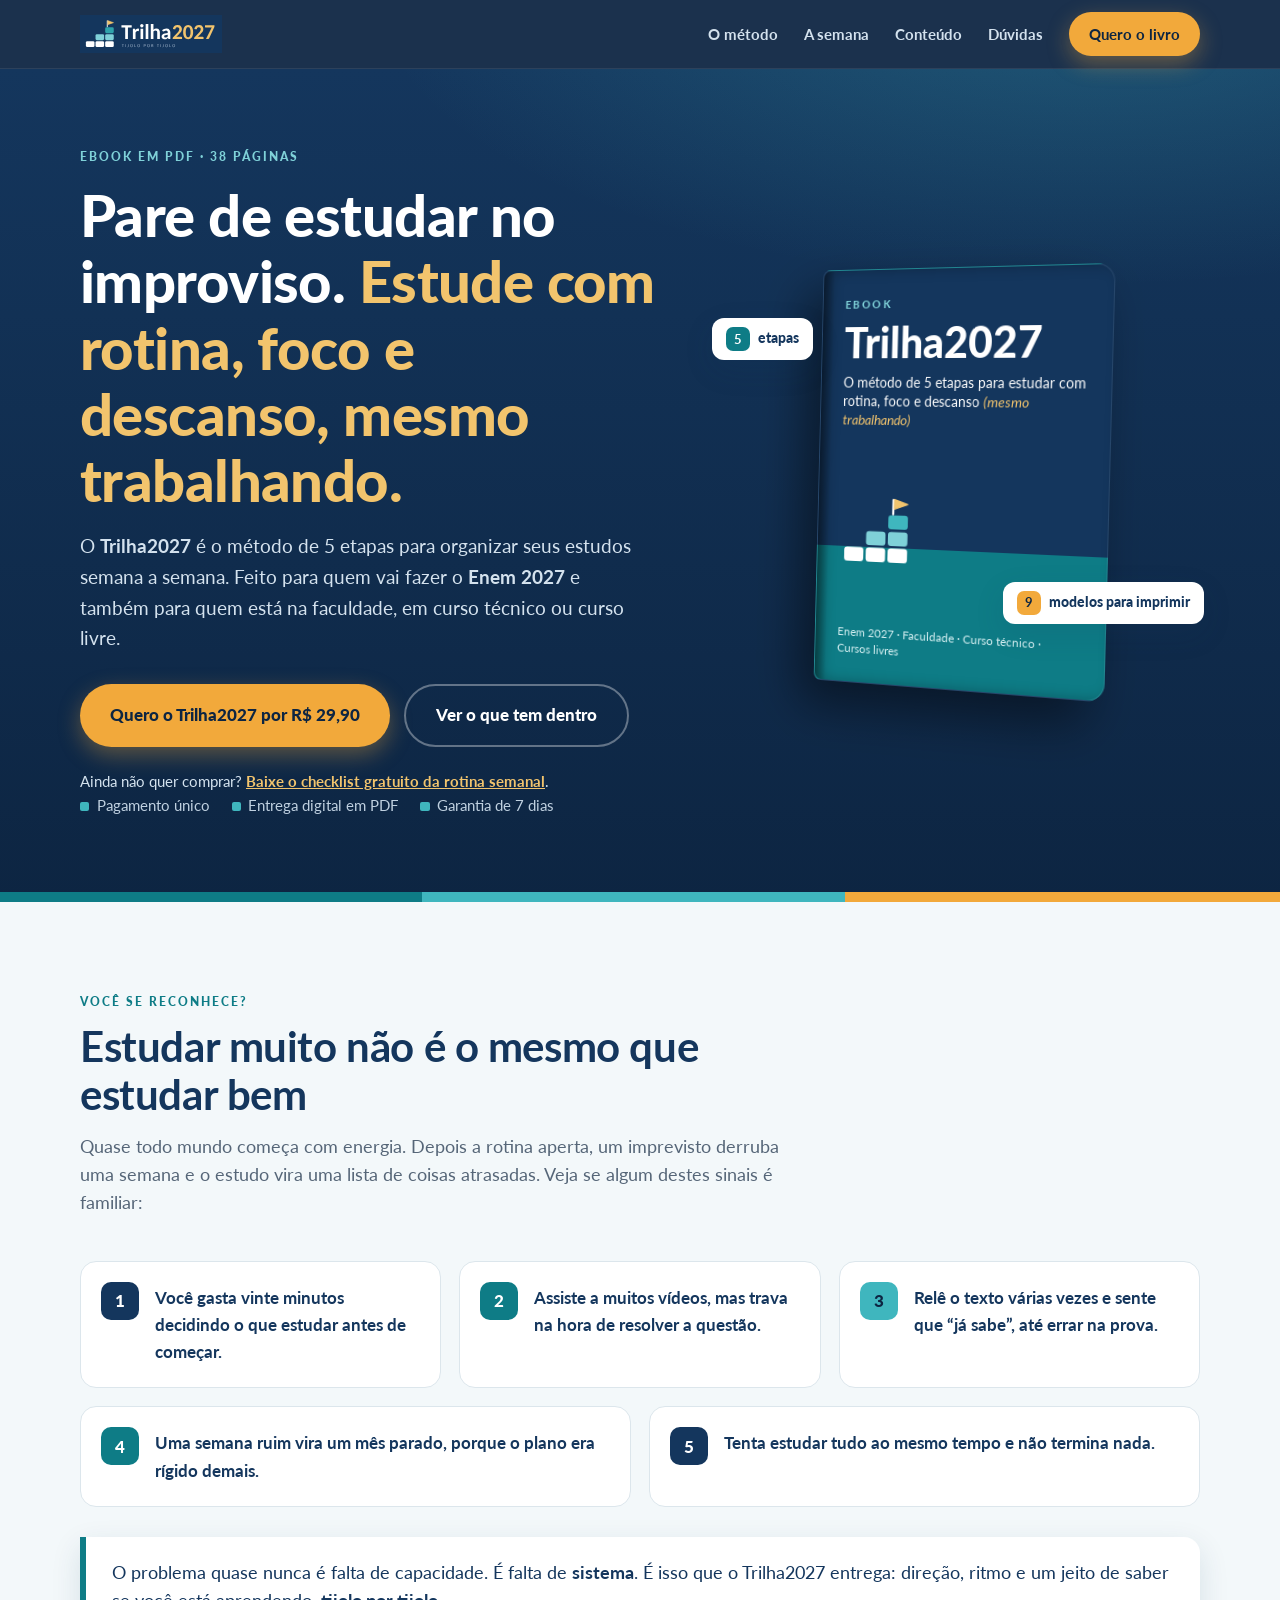
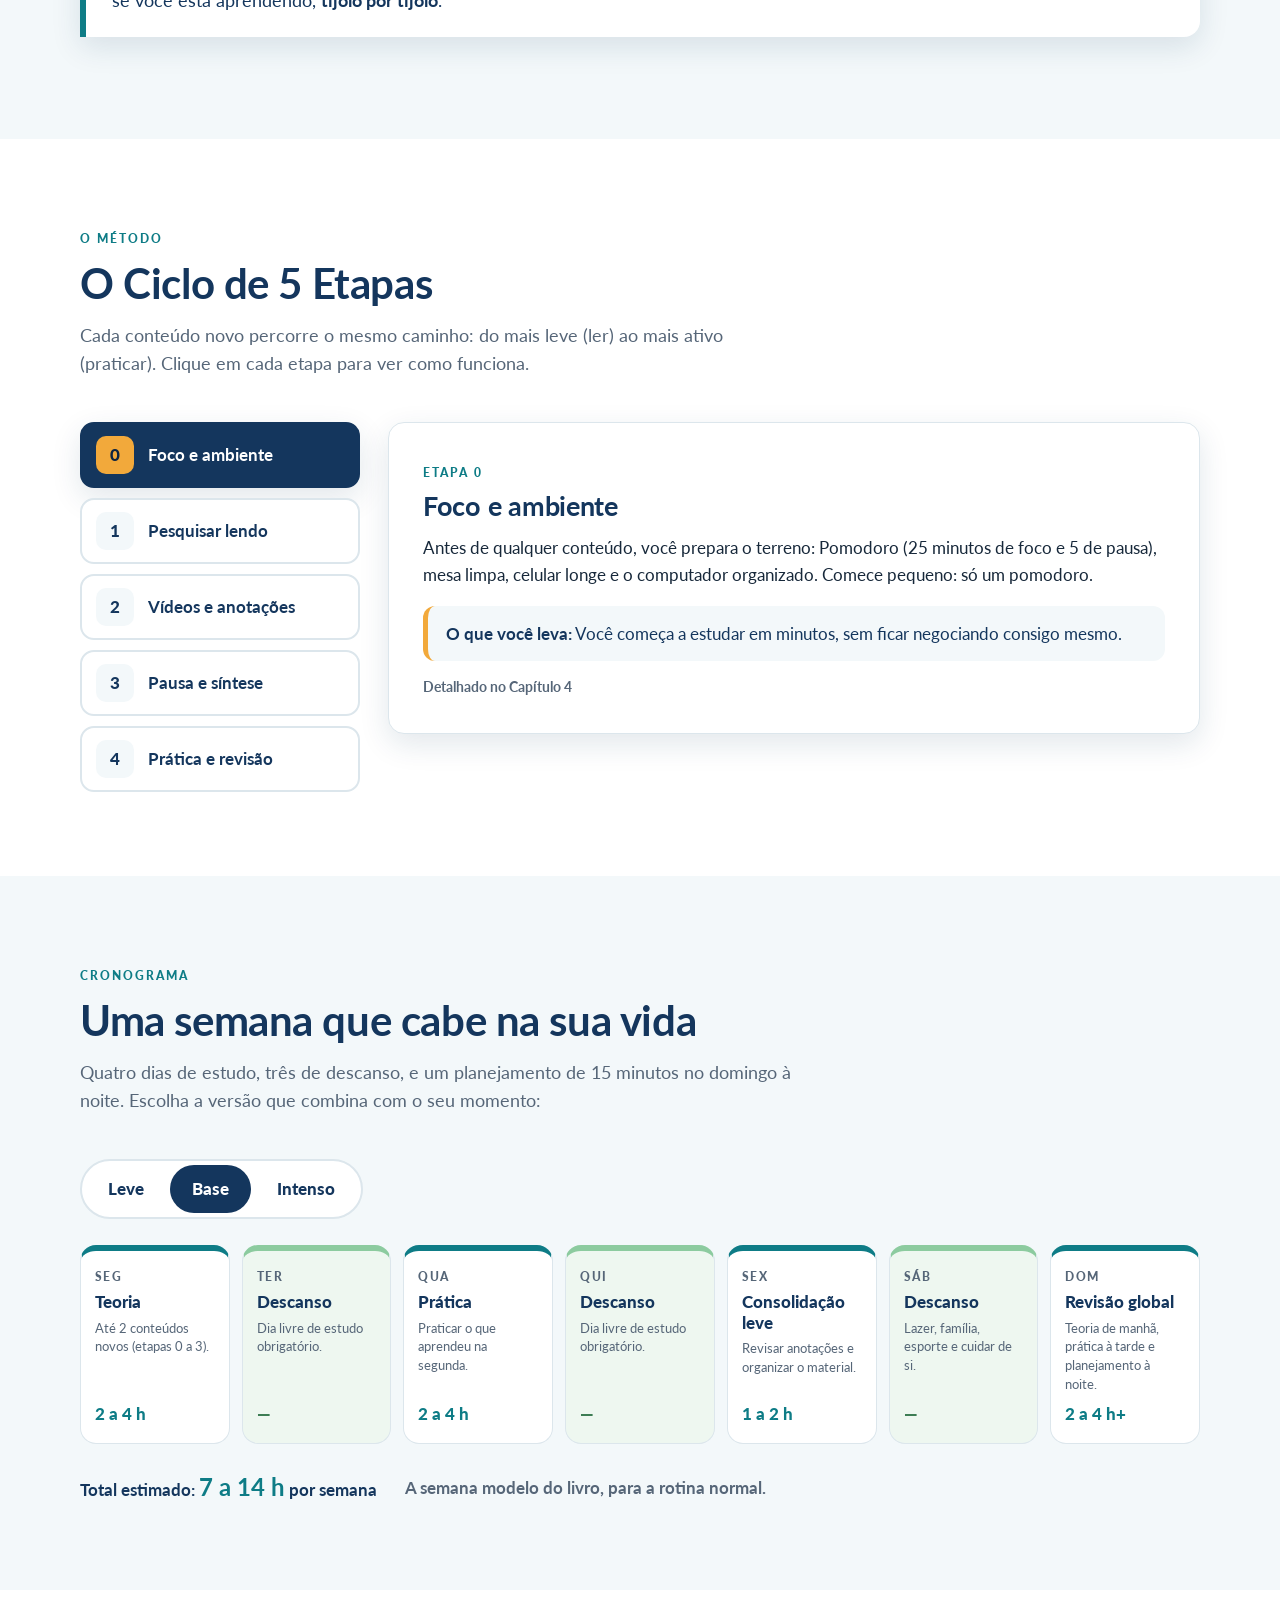
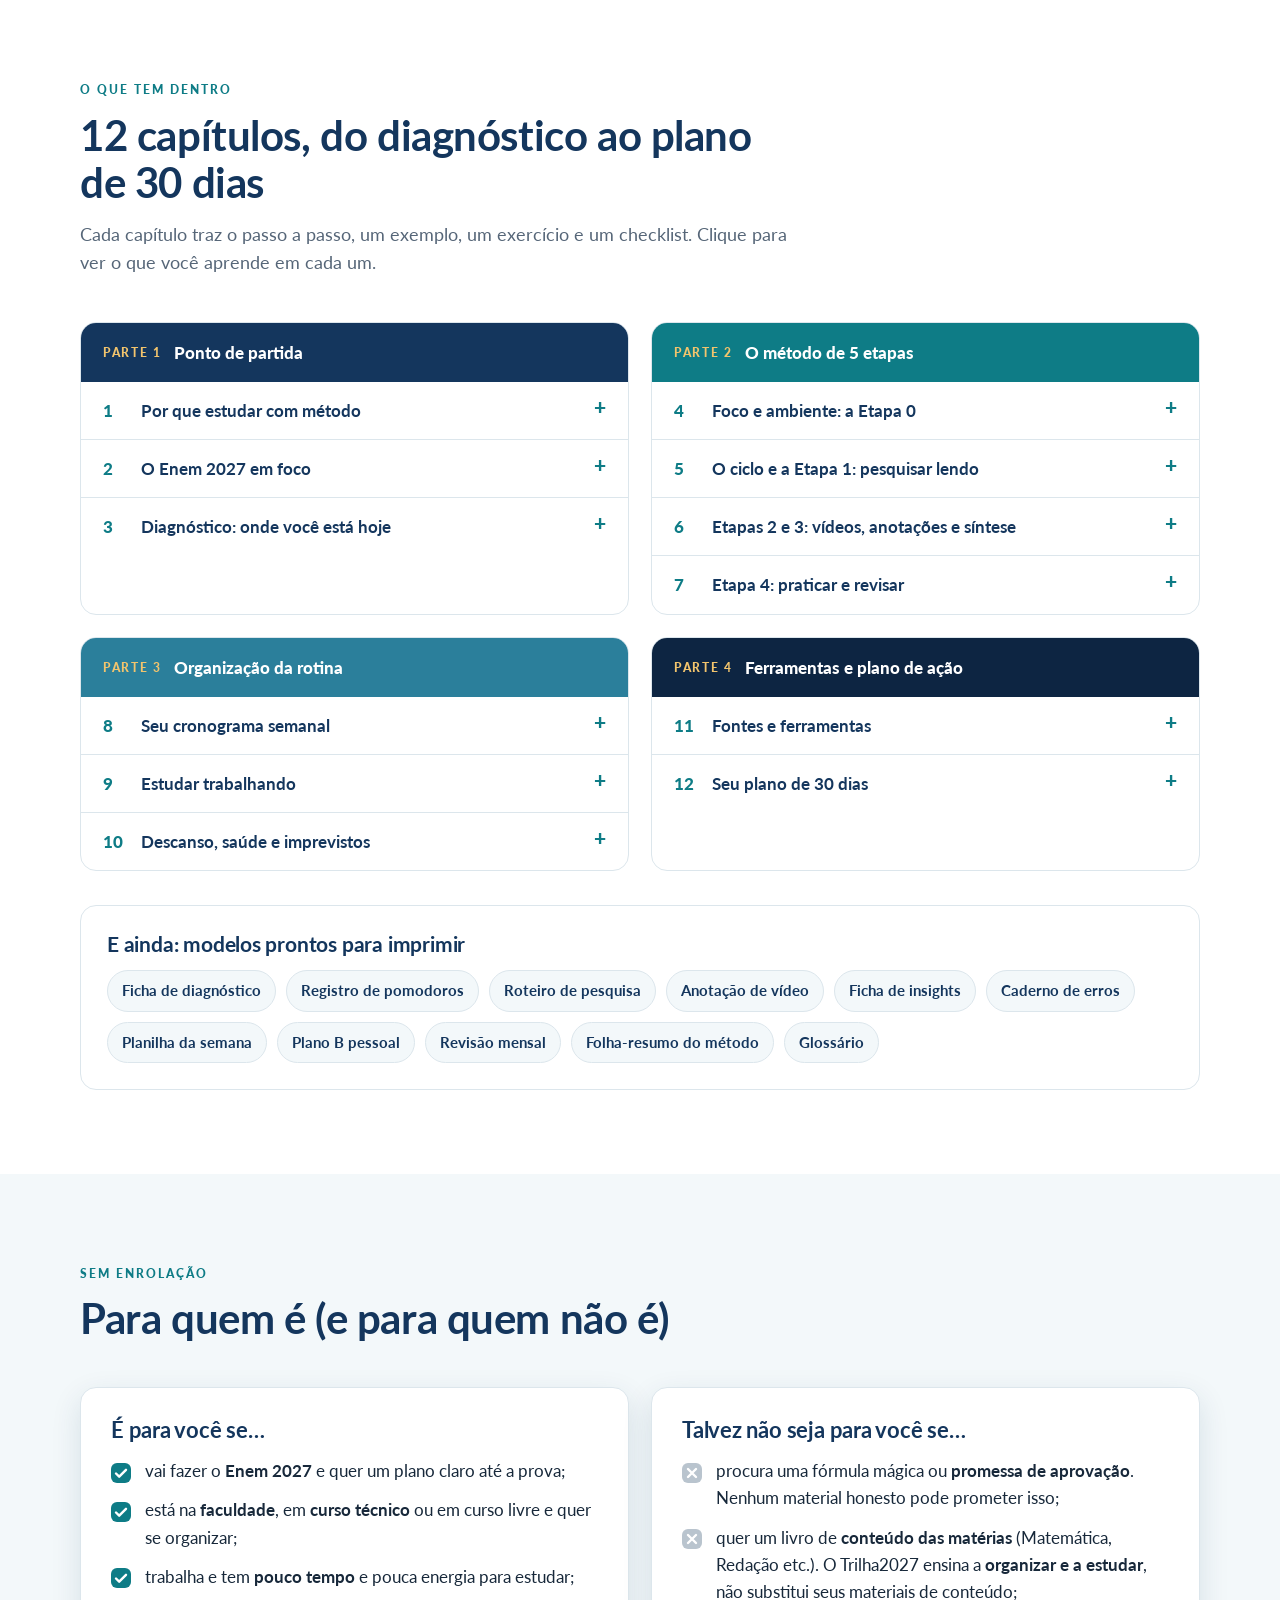
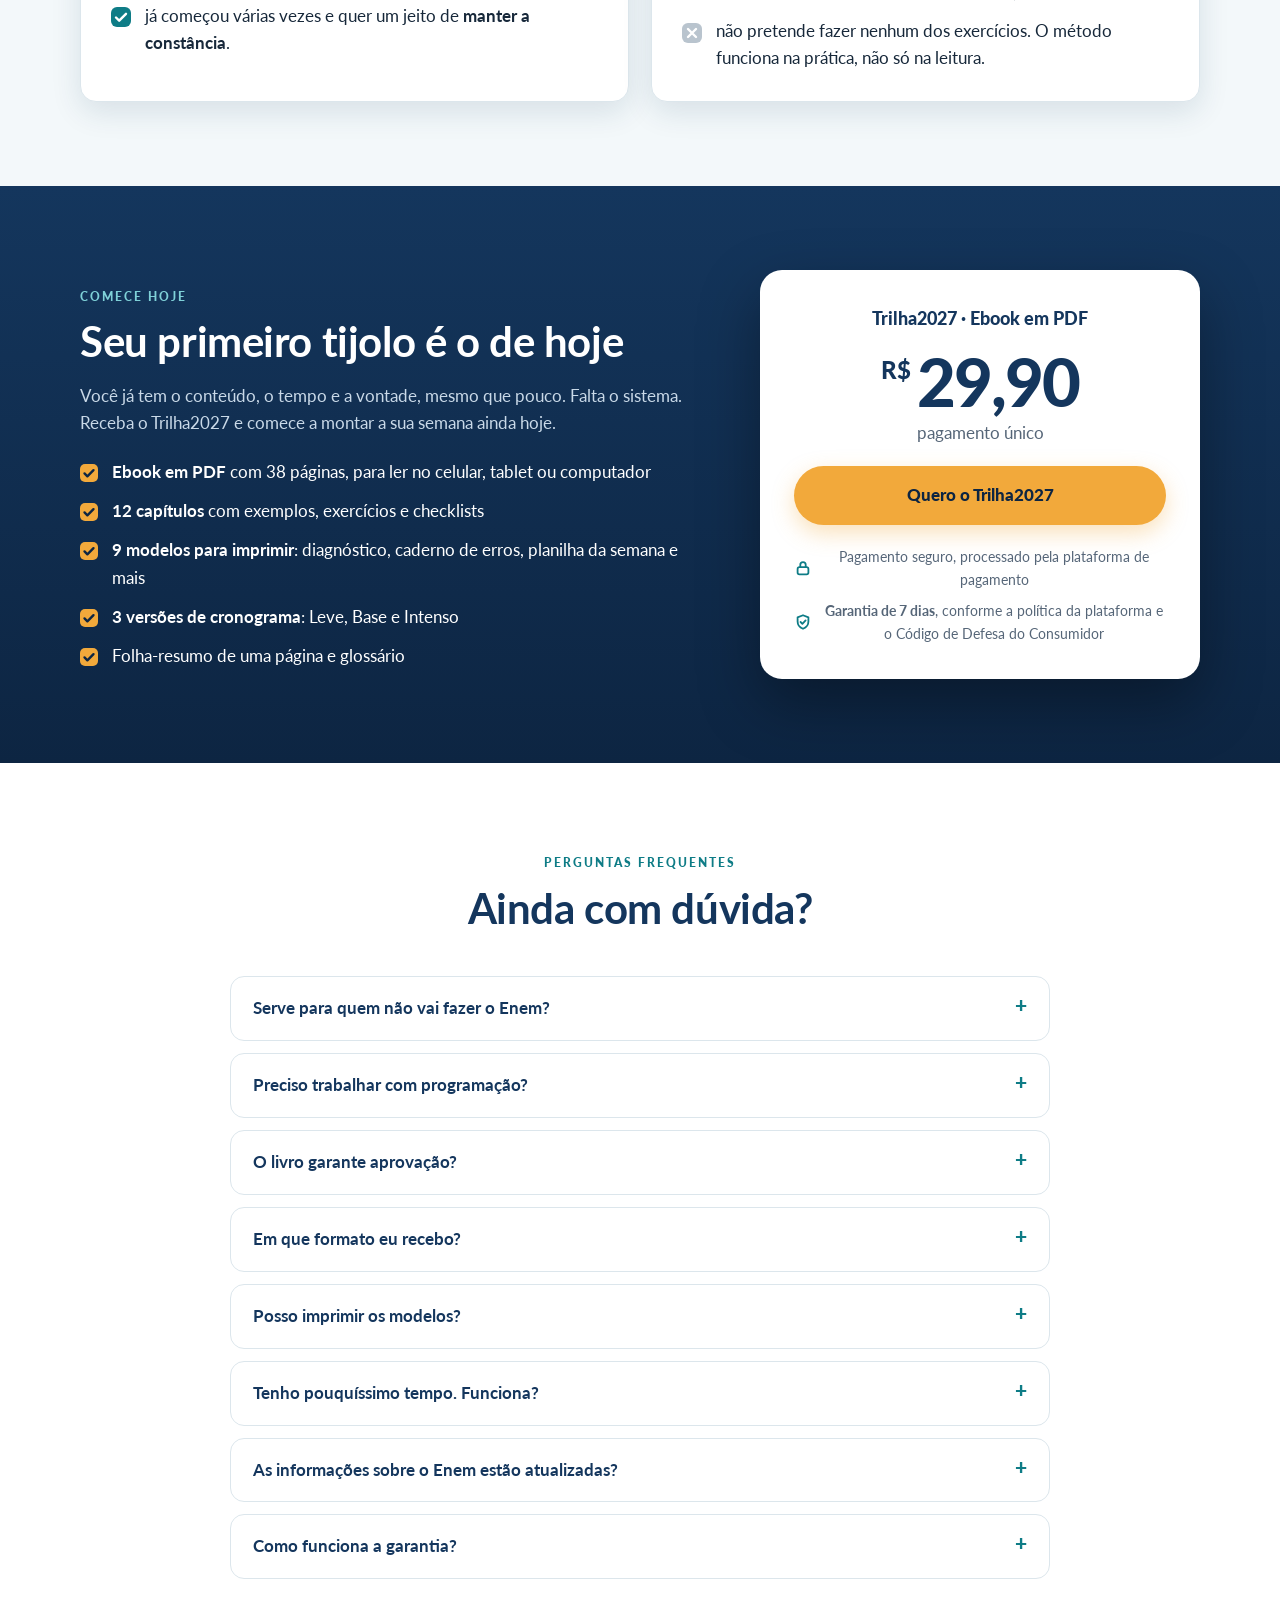
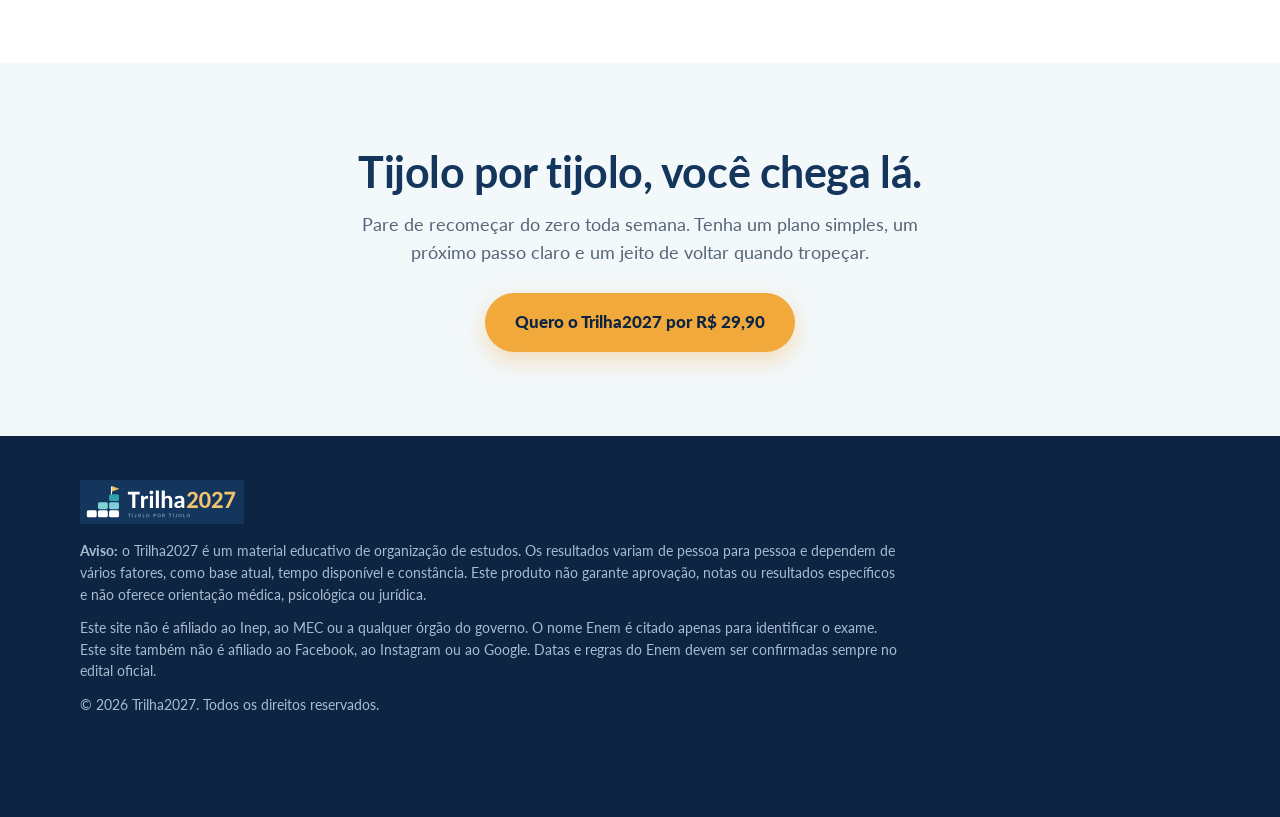
<file: index.html>
<!doctype html>
<html lang="pt-BR">

<head>
  <!-- Meta Pixel Code -->
  <script>
    !function (f, b, e, v, n, t, s) {
      if (f.fbq) return; n = f.fbq = function () {
        n.callMethod ?
          n.callMethod.apply(n, arguments) : n.queue.push(arguments)
      };
      if (!f._fbq) f._fbq = n; n.push = n; n.loaded = !0; n.version = '2.0';
      n.queue = []; t = b.createElement(e); t.async = !0;
      t.src = v; s = b.getElementsByTagName(e)[0];
      s.parentNode.insertBefore(t, s)
    }(window, document, 'script',
      'https://connect.facebook.net/en_US/fbevents.js');
    fbq('init', '1340588766999159');
    fbq('track', 'PageView');
  </script>
  <noscript><img height="1" width="1" style="display:none"
      src="https://www.facebook.com/tr?id=1340588766999159&ev=PageView&noscript=1" /></noscript>
  <!-- End Meta Pixel Code -->
  <meta charset="utf-8">
  <meta name="viewport" content="width=device-width, initial-scale=1">
  <title>Trilha2027 | Estude com rotina, foco e descanso</title>
  <meta name="description"
    content="Ebook em PDF com o método de 5 etapas para estudar com rotina, foco e descanso, mesmo trabalhando. Para Enem 2027, faculdade, curso técnico e cursos livres.">
  <meta name="theme-color" content="#14365D">
  <meta property="og:type" content="website">
  <meta property="og:title" content="Trilha2027: o método de 5 etapas para estudar com rotina, foco e descanso">
  <meta property="og:description"
    content="Ebook em PDF para estudantes do Enem 2027, da faculdade e de cursos técnicos. Diagnóstico, ciclo de 5 etapas, cronograma semanal e modelos para imprimir.">
  <meta name="facebook-domain-verification" content="5uodoiv2503ktroob0et1xzqe0exsw" />
  <!-- Ícone e Estilos -->
  <link rel="icon" type="image/svg+xml" href="assets/logo/trilha2027-icone.svg">
  <link rel="preconnect" href="https://fonts.googleapis.com">
  <link rel="preconnect" href="https://fonts.gstatic.com" crossorigin>
  <link href="https://fonts.googleapis.com/css2?family=Lato:wght@400;700;900&display=swap" rel="stylesheet">
  <link rel="stylesheet" href="css/style.css">

  <!-- RASTREAMENTO (tráfego pago)
     Cole aqui o snippet do Meta Pixel e/ou do Google Tag (GA4 / Google Ads).
     A página já dispara: fbq('track','InitiateCheckout') e gtag('event','begin_checkout')
     quando alguém clica em um botão de compra, e envia eventos ao dataLayer (Google Tag Manager). -->
</head>

<body>
  <script>document.documentElement.classList.add('js')</script>

  <!-- CABEÇALHO -->
  <header class="site-header">
    <div class="wrap">
      <a class="brand" href="#topo" aria-label="Trilha2027, início">
        <img src="assets/logo/trilha2027-logo-fundo-escuro.svg" alt="Trilha2027, tijolo por tijolo" width="170"
          height="38">
      </a>
      <nav class="nav" aria-label="Principal">
        <a href="#metodo">O método</a>
        <a href="#semana">A semana</a>
        <a href="#conteudo">Conteúdo</a>
        <a href="#faq">Dúvidas</a>
        <a class="btn btn-primary btn-sm"
          href="https://pay.hotmart.com/R107923167E?sck=HOTMART_PRODUCT_PAGE&amp;off=1y2xkw7x&amp;hotfeature=32&amp;_gl=1*fsosai*_gcl_aw*R0NMLjE3OTEzMzM1ODQuQ2owS0NRand1SkxXQmhEX0FSSXNBSUJjUlV3VndDVS1Lc1VGcmczVG5XMHNEVXZTeVBSRUQ3NWRmbmlVYXROSldNRkR1VHJpeHZKT0V6Y2FBcHZpRUFMd193Y0I.*_gcl_au*ODEzNzQ4ODY5LjE3OTEwODE2OTQ.*FPAU*MTE3ODcxMjAxMC4xNzkxMDgxNjkx*_ga*MTYxMDUzNTg2MS4xNzkxMDgxNjg5*_ga_GQH2V1F11Q*czE3OTEzNDA5NzQkbzUkZzEkdDE3OTEzNDIzNjIkajU5JGwwJGgzMjI3NjUzNTg.&amp;bid=1791342445198"
          data-cta="header">Quero o livro</a>
      </nav>
    </div>
  </header>

  <main id="topo">

    <!-- HERO -->
    <section class="hero">
      <div class="wrap">
        <div>
          <span class="eyebrow">Ebook em PDF &middot; <span data-pages>38</span> páginas</span>
          <h1>Pare de estudar no improviso. <em>Estude com rotina, foco e descanso, mesmo trabalhando.</em></h1>
          <p class="lead">O <strong>Trilha2027</strong> é o método de 5 etapas para organizar seus estudos semana a
            semana. Feito para quem vai fazer o <strong>Enem 2027</strong> e também para quem está na faculdade, em
            curso técnico ou curso livre.</p>
          <div class="hero-cta">
            <a class="btn btn-primary"
              href="https://pay.hotmart.com/R107923167E?sck=HOTMART_PRODUCT_PAGE&amp;off=1y2xkw7x&amp;hotfeature=32&amp;_gl=1*fsosai*_gcl_aw*R0NMLjE3OTEzMzM1ODQuQ2owS0NRand1SkxXQmhEX0FSSXNBSUJjUlV3VndDVS1Lc1VGcmczVG5XMHNEVXZTeVBSRUQ3NWRmbmlVYXROSldNRkR1VHJpeHZKT0V6Y2FBcHZpRUFMd193Y0I.*_gcl_au*ODEzNzQ4ODY5LjE3OTEwODE2OTQ.*FPAU*MTE3ODcxMjAxMC4xNzkxMDgxNjkx*_ga*MTYxMDUzNTg2MS4xNzkxMDgxNjg5*_ga_GQH2V1F11Q*czE3OTEzNDA5NzQkbzUkZzEkdDE3OTEzNDIzNjIkajU5JGwwJGgzMjI3NjUzNTg.&amp;bid=1791342445198"
              data-cta="hero">Quero o Trilha2027 por R$&nbsp;<span data-price>29,90</span></a>
            <a class="btn btn-ghost" href="#conteudo">Ver o que tem dentro</a>
          </div>
          <!-- ESTE É O CÓDIGO OFICIAL NO GITHUB QUE TEM QUE MUDAR PARA FAZER O COMMIT-->
          <p class="lead-link">Ainda não quer comprar? <a href="captura.html" data-lead="hero">Baixe o checklist
              gratuito da rotina semanal</a>.</p>

          <ul class="ticks">
            <li>Pagamento único</li>
            <li>Entrega digital em PDF</li>
            <li>Garantia de 7 dias</li>
          </ul>
        </div>
        <div class="hero-art" aria-hidden="true">
          <div class="book">
            <div>
              <div class="tag">EBOOK</div>
              <div class="title">Trilha2027</div>
              <div class="sub">O método de 5 etapas para estudar com rotina, foco e descanso <i>(mesmo trabalhando)</i>
              </div>
            </div>
            <svg class="ico" viewBox="0 0 120 114" aria-hidden="true">
              <rect x="8" y="84" width="32" height="22" rx="5" fill="#fff" />
              <rect x="44" y="84" width="32" height="22" rx="5" fill="#fff" />
              <rect x="80" y="84" width="32" height="22" rx="5" fill="#fff" />
              <rect x="44" y="58" width="32" height="22" rx="5" fill="#7FD1D8" />
              <rect x="80" y="58" width="32" height="22" rx="5" fill="#7FD1D8" />
              <rect x="80" y="32" width="32" height="22" rx="5" fill="#3FB6BE" />
              <rect x="86" y="6" width="3.5" height="26" rx="1.75" fill="#fff" />
              <path d="M89.5 7L111 14.5 89.5 22Z" fill="#F2C46D" stroke="#F2C46D" stroke-width="2"
                stroke-linejoin="round" />
            </svg>
            <div class="foot">Enem 2027 &middot; Faculdade &middot; Curso técnico &middot; Cursos livres</div>
          </div>
          <div class="chip c1"><b>5</b> etapas</div>
          <div class="chip c2"><b>9</b> modelos para imprimir</div>
        </div>
      </div>
    </section>

    <!-- PROBLEMA -->
    <section class="section soft" id="problema">
      <div class="wrap">
        <div class="section-head reveal">
          <span class="eyebrow">Você se reconhece?</span>
          <h2>Estudar muito não é o mesmo que estudar bem</h2>
          <p>Quase todo mundo começa com energia. Depois a rotina aperta, um imprevisto derruba uma semana e o estudo
            vira uma lista de coisas atrasadas. Veja se algum destes sinais é familiar:</p>
        </div>
        <ul class="signs">
          <li class="reveal" data-n="1">Você gasta vinte minutos decidindo o que estudar antes de começar.</li>
          <li class="reveal" data-n="2">Assiste a muitos vídeos, mas trava na hora de resolver a questão.</li>
          <li class="reveal" data-n="3">Relê o texto várias vezes e sente que “já sabe”, até errar na prova.</li>
          <li class="reveal" data-n="4">Uma semana ruim vira um mês parado, porque o plano era rígido demais.</li>
          <li class="reveal" data-n="5">Tenta estudar tudo ao mesmo tempo e não termina nada.</li>
        </ul>
        <p class="callout reveal">O problema quase nunca é falta de capacidade. É falta de <strong>sistema</strong>. É
          isso que o Trilha2027 entrega: direção, ritmo e um jeito de saber se você está aprendendo, <strong>tijolo por
            tijolo</strong>.</p>
      </div>
    </section>

    <!-- MÉTODO -->
    <section class="section" id="metodo">
      <div class="wrap">
        <div class="section-head reveal">
          <span class="eyebrow">O método</span>
          <h2>O Ciclo de 5 Etapas</h2>
          <p>Cada conteúdo novo percorre o mesmo caminho: do mais leve (ler) ao mais ativo (praticar). Clique em cada
            etapa para ver como funciona.</p>
        </div>
        <div class="stepper reveal">
          <div class="step-list" role="tablist" aria-label="Etapas do ciclo" id="stepList"></div>
          <div id="stepPanels"></div>
        </div>
      </div>
    </section>

    <!-- SEMANA -->
    <section class="section soft" id="semana">
      <div class="wrap">
        <div class="section-head reveal">
          <span class="eyebrow">Cronograma</span>
          <h2>Uma semana que cabe na sua vida</h2>
          <p>Quatro dias de estudo, três de descanso, e um planejamento de 15 minutos no domingo à noite. Escolha a
            versão que combina com o seu momento:</p>
        </div>
        <div class="seg reveal" role="group" aria-label="Versão da semana" id="weekSeg"></div>
        <div class="week reveal" id="weekGrid" aria-live="polite"></div>
        <div class="week-total reveal">
          <span>Total estimado: <strong id="weekHours">7 a 14 h</strong> por semana</span>
          <p class="week-note" id="weekNote"></p>
        </div>
      </div>
    </section>

    <!-- CONTEÚDO -->
    <section class="section" id="conteudo">
      <div class="wrap">
        <div class="section-head reveal">
          <span class="eyebrow">O que tem dentro</span>
          <h2>12 capítulos, do diagnóstico ao plano de 30 dias</h2>
          <p>Cada capítulo traz o passo a passo, um exemplo, um exercício e um checklist. Clique para ver o que você
            aprende em cada um.</p>
        </div>
        <div class="parts reveal" id="parts"></div>
        <div class="models reveal">
          <h3>E ainda: modelos prontos para imprimir</h3>
          <ul class="pills">
            <li>Ficha de diagnóstico</li>
            <li>Registro de pomodoros</li>
            <li>Roteiro de pesquisa</li>
            <li>Anotação de vídeo</li>
            <li>Ficha de insights</li>
            <li>Caderno de erros</li>
            <li>Planilha da semana</li>
            <li>Plano B pessoal</li>
            <li>Revisão mensal</li>
            <li>Folha-resumo do método</li>
            <li>Glossário</li>
          </ul>
        </div>
      </div>
    </section>

    <!-- PARA QUEM -->
    <section class="section soft" id="paraquem">
      <div class="wrap">
        <div class="section-head reveal">
          <span class="eyebrow">Sem enrolação</span>
          <h2>Para quem é (e para quem não é)</h2>
        </div>
        <div class="cols">
          <div class="card yes reveal">
            <h3>É para você se…</h3>
            <ul>
              <li>vai fazer o <strong>Enem 2027</strong> e quer um plano claro até a prova;</li>
              <li>está na <strong>faculdade</strong>, em <strong>curso técnico</strong> ou em curso livre e quer se
                organizar;</li>
              <li>trabalha e tem <strong>pouco tempo</strong> e pouca energia para estudar;</li>
              <li>já começou várias vezes e quer um jeito de <strong>manter a constância</strong>.</li>
            </ul>
          </div>
          <div class="card no reveal">
            <h3>Talvez não seja para você se…</h3>
            <ul>
              <li>procura uma fórmula mágica ou <strong>promessa de aprovação</strong>. Nenhum material honesto pode
                prometer isso;</li>
              <li>quer um livro de <strong>conteúdo das matérias</strong> (Matemática, Redação etc.). O Trilha2027
                ensina a <strong>organizar e a estudar</strong>, não substitui seus materiais de conteúdo;</li>
              <li>não pretende fazer nenhum dos exercícios. O método funciona na prática, não só na leitura.</li>
            </ul>
          </div>
        </div>
      </div>
    </section>

    <!-- OFERTA -->
    <section class="section offer" id="oferta">
      <div class="wrap">
        <div class="reveal">
          <span class="eyebrow">Comece hoje</span>
          <h2>Seu primeiro tijolo é o de hoje</h2>
          <p>Você já tem o conteúdo, o tempo e a vontade, mesmo que pouco. Falta o sistema. Receba o Trilha2027 e comece
            a montar a sua semana ainda hoje.</p>
          <ul class="includes">
            <li><strong>Ebook em PDF</strong> com <span data-pages>38</span> páginas, para ler no celular, tablet ou
              computador</li>
            <li><strong>12 capítulos</strong> com exemplos, exercícios e checklists</li>
            <li><strong>9 modelos para imprimir</strong>: diagnóstico, caderno de erros, planilha da semana e mais</li>
            <li><strong>3 versões de cronograma</strong>: Leve, Base e Intenso</li>
            <li>Folha-resumo de uma página e glossário</li>
          </ul>
        </div>
        <div class="price-card reveal">
          <div class="name">Trilha2027 &middot; Ebook em PDF</div>
          <div class="price"><span class="cur">R$</span><span class="val" data-price>29,90</span></div>
          <p class="once">pagamento único <span data-installments></span></p>
          <a class="btn btn-primary btn-block"
            href="https://pay.hotmart.com/R107923167E?sck=HOTMART_PRODUCT_PAGE&amp;off=1y2xkw7x&amp;hotfeature=32&amp;_gl=1*fsosai*_gcl_aw*R0NMLjE3OTEzMzM1ODQuQ2owS0NRand1SkxXQmhEX0FSSXNBSUJjUlV3VndDVS1Lc1VGcmczVG5XMHNEVXZTeVBSRUQ3NWRmbmlVYXROSldNRkR1VHJpeHZKT0V6Y2FBcHZpRUFMd193Y0I.*_gcl_au*ODEzNzQ4ODY5LjE3OTEwODE2OTQ.*FPAU*MTE3ODcxMjAxMC4xNzkxMDgxNjkx*_ga*MTYxMDUzNTg2MS4xNzkxMDgxNjg5*_ga_GQH2V1F11Q*czE3OTEzNDA5NzQkbzUkZzEkdDE3OTEzNDIzNjIkajU5JGwwJGgzMjI3NjUzNTg.&amp;bid=1791342445198"
            data-cta="offer">Quero o Trilha2027</a>
          <div class="safe">
            <div>
              <svg viewBox="0 0 20 20" fill="none" stroke="#0E7C86" stroke-width="2" stroke-linecap="round"
                stroke-linejoin="round">
                <rect x="4" y="9" width="12" height="8" rx="2" />
                <path d="M7 9V6.5a3 3 0 016 0V9" />
              </svg>
              Pagamento seguro, processado pela plataforma de pagamento
            </div>
            <div>
              <svg viewBox="0 0 20 20" fill="none" stroke="#0E7C86" stroke-width="2" stroke-linecap="round"
                stroke-linejoin="round">
                <path d="M10 2.5l6 2.3v4.7c0 3.8-2.5 6.7-6 8-3.5-1.3-6-4.2-6-8V4.8z" />
                <path d="M7.3 10l2 2 3.6-3.8" />
              </svg>
              <span><strong>Garantia de 7 dias</strong>, conforme a política da plataforma e o Código de Defesa do
                Consumidor</span>
            </div>
          </div>
        </div>
      </div>
    </section>

    <!-- FAQ -->
    <section class="section" id="faq">
      <div class="wrap">
        <div class="section-head reveal" style="margin-inline:auto;text-align:center">
          <span class="eyebrow">Perguntas frequentes</span>
          <h2>Ainda com dúvida?</h2>
        </div>
        <div class="faq reveal" id="faqList"></div>
      </div>
    </section>

    <!-- CTA FINAL -->
    <section class="section final">
      <div class="wrap reveal">
        <h2>Tijolo por tijolo, você chega lá.</h2>
        <p>Pare de recomeçar do zero toda semana. Tenha um plano simples, um próximo passo claro e um jeito de voltar
          quando tropeçar.</p>
        <a class="btn btn-primary"
          href="https://pay.hotmart.com/R107923167E?sck=HOTMART_PRODUCT_PAGE&amp;off=1y2xkw7x&amp;hotfeature=32&amp;_gl=1*fsosai*_gcl_aw*R0NMLjE3OTEzMzM1ODQuQ2owS0NRand1SkxXQmhEX0FSSXNBSUJjUlV3VndDVS1Lc1VGcmczVG5XMHNEVXZTeVBSRUQ3NWRmbmlVYXROSldNRkR1VHJpeHZKT0V6Y2FBcHZpRUFMd193Y0I.*_gcl_au*ODEzNzQ4ODY5LjE3OTEwODE2OTQ.*FPAU*MTE3ODcxMjAxMC4xNzkxMDgxNjkx*_ga*MTYxMDUzNTg2MS4xNzkxMDgxNjg5*_ga_GQH2V1F11Q*czE3OTEzNDA5NzQkbzUkZzEkdDE3OTEzNDIzNjIkajU5JGwwJGgzMjI3NjUzNTg.&amp;bid=1791342445198"
          data-cta="final">Quero o Trilha2027 por R$&nbsp;<span data-price>29,90</span></a>
      </div>
    </section>

  </main>

  <!-- RODAPÉ -->
  <footer class="site-footer">
    <div class="wrap">
      <img src="assets/logo/trilha2027-logo-fundo-escuro.svg" alt="Trilha2027" width="194" height="44">
      <p><strong>Aviso:</strong> o Trilha2027 é um material educativo de organização de estudos. Os resultados variam de
        pessoa para pessoa e dependem de vários fatores, como base atual, tempo disponível e constância. Este produto
        não garante aprovação, notas ou resultados específicos e não oferece orientação médica, psicológica ou jurídica.
      </p>
      <p>Este site não é afiliado ao Inep, ao MEC ou a qualquer órgão do governo. O nome Enem é citado apenas para
        identificar o exame. Este site também não é afiliado ao Facebook, ao Instagram ou ao Google. Datas e regras do
        Enem devem ser confirmadas sempre no edital oficial.</p>
      <p>&copy; <span id="year">2026</span> Trilha2027. Todos os direitos reservados.</p>
    </div>
  </footer>

  <!-- BARRA FIXA MOBILE -->
  <div class="sticky" id="sticky" aria-hidden="true">
    <div class="p">R$ <span data-price>29,90</span><small>Ebook em PDF &middot; pagamento único</small></div>
    <a class="btn btn-primary"
      href="https://pay.hotmart.com/R107923167E?sck=HOTMART_PRODUCT_PAGE&amp;off=1y2xkw7x&amp;hotfeature=32&amp;_gl=1*fsosai*_gcl_aw*R0NMLjE3OTEzMzM1ODQuQ2owS0NRand1SkxXQmhEX0FSSXNBSUJjUlV3VndDVS1Lc1VGcmczVG5XMHNEVXZTeVBSRUQ3NWRmbmlVYXROSldNRkR1VHJpeHZKT0V6Y2FBcHZpRUFMd193Y0I.*_gcl_au*ODEzNzQ4ODY5LjE3OTEwODE2OTQ.*FPAU*MTE3ODcxMjAxMC4xNzkxMDgxNjkx*_ga*MTYxMDUzNTg2MS4xNzkxMDgxNjg5*_ga_GQH2V1F11Q*czE3OTEzNDA5NzQkbzUkZzEkdDE3OTEzNDIzNjIkajU5JGwwJGgzMjI3NjUzNTg.&amp;bid=1791342445198"
      data-cta="sticky" tabindex="-1">Quero o livro</a>
  </div>

  <!-- SCRIPT PRINCIPAL -->
  <script src="js/main.js" defer></script>
</body>

</html>
</file>
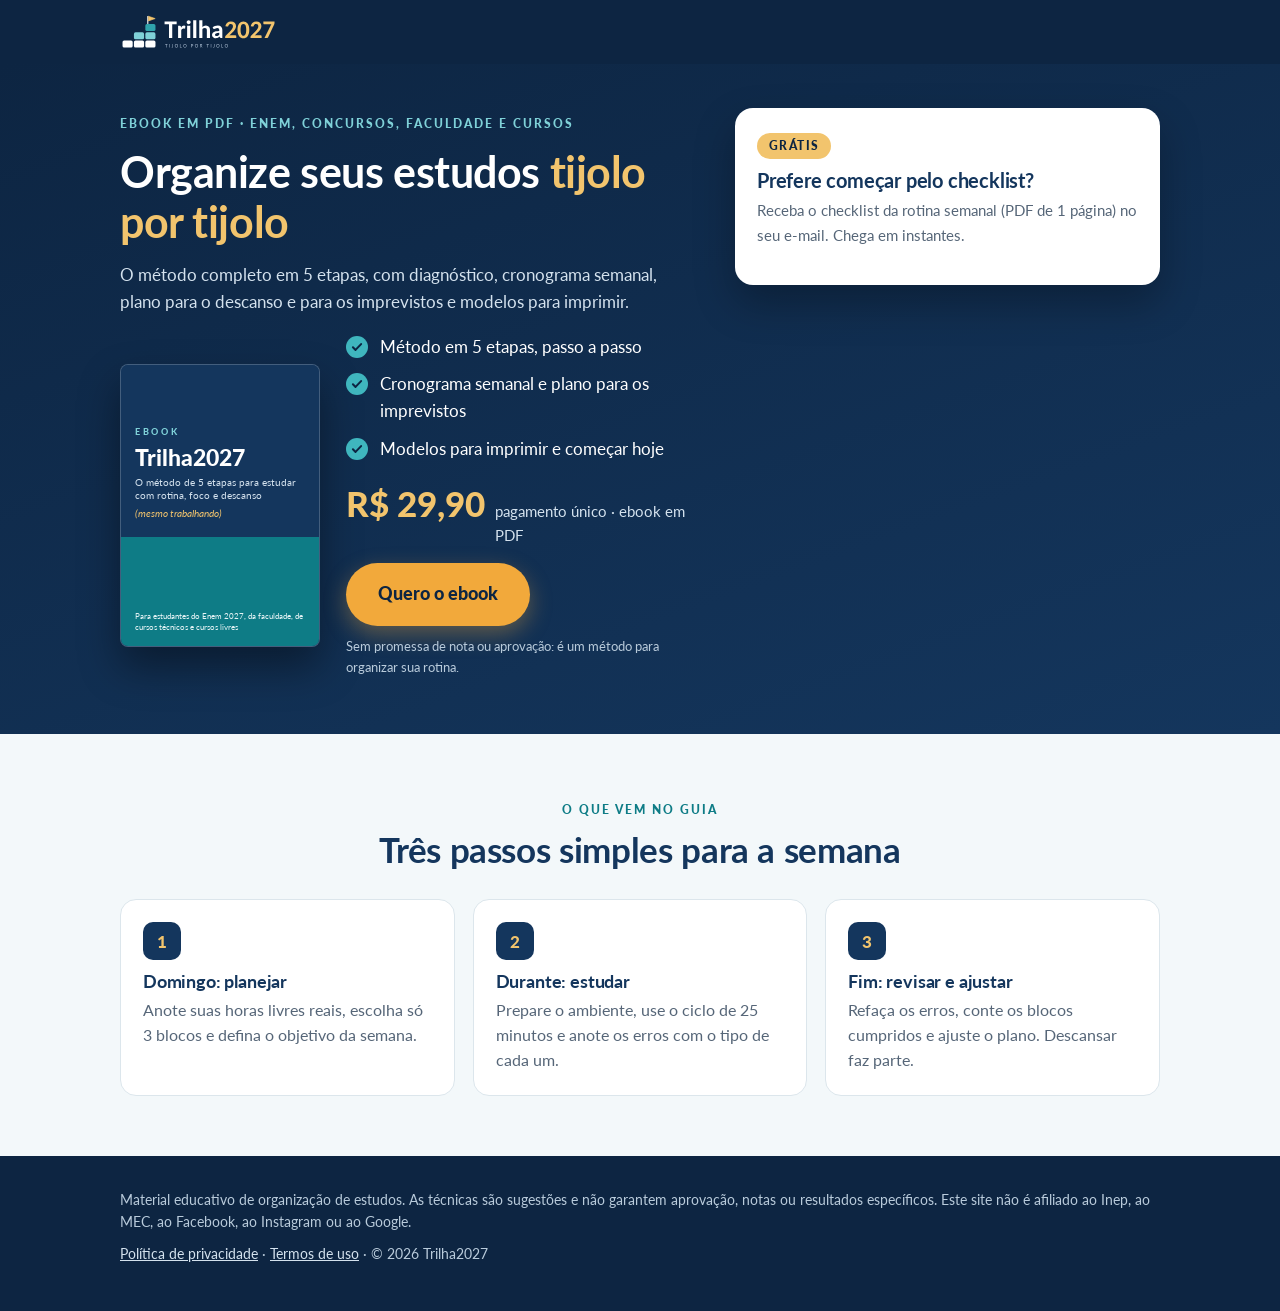
<file: captura.html>
<!doctype html>
<html lang="pt-BR">

<head>
  <meta charset="utf-8">
  <!-- Meta Pixel Code -->
  <script>
    !function (f, b, e, v, n, t, s) {
      if (f.fbq) return; n = f.fbq = function () {
        n.callMethod ?
          n.callMethod.apply(n, arguments) : n.queue.push(arguments)
      };
      if (!f._fbq) f._fbq = n; n.push = n; n.loaded = !0; n.version = '2.0';
      n.queue = []; t = b.createElement(e); t.async = !0;
      t.src = v; s = b.getElementsByTagName(e)[0];
      s.parentNode.insertBefore(t, s)
    }(window, document, 'script',
      'https://connect.facebook.net/en_US/fbevents.js');
    fbq('init', '1340588766999159');
    fbq('track', 'PageView');
  </script>
  <noscript><img height="1" width="1" style="display:none"
      src="https://www.facebook.com/tr?id=1340588766999159&ev=PageView&noscript=1" /></noscript>
  <!-- End Meta Pixel Code -->
  <meta name="viewport" content="width=device-width, initial-scale=1">
  <title>Guia gratuito: checklist da rotina semanal de estudo | Trilha2027</title>
  <meta name="description"
    content="Baixe grátis o checklist de 1 página para planejar sua semana de estudos em 15 minutos.">
  <meta name="theme-color" content="#14365D">
  <link rel="icon" type="image/svg+xml"
    href="[data-uri]">
  <link rel="preconnect" href="https://fonts.googleapis.com">
  <link rel="preconnect" href="https://fonts.gstatic.com" crossorigin>
  <link href="https://fonts.googleapis.com/css2?family=Lato:wght@400;700;900&display=swap" rel="stylesheet">
  <style>
    :root {
      --navy: #14365D;
      --navy-deep: #0D2542;
      --teal: #0E7C86;
      --teal-2: #3FB6BE;
      --teal-3: #7FD1D8;
      --amber: #F2A93B;
      --amber-2: #F2C46D;
      --soft: #F3F8FA;
      --ink: #17283A;
      --muted: #566678;
      --line: #DCE6EC;
      --font: "Lato", "Carlito", "Calibri", system-ui, -apple-system, "Segoe UI", Roboto, sans-serif
    }

    * {
      box-sizing: border-box
    }

    html {
      scroll-behavior: smooth
    }

    body {
      margin: 0;
      font-family: var(--font);
      color: var(--ink);
      background: #fff;
      line-height: 1.6;
      font-size: 17px;
      -webkit-font-smoothing: antialiased
    }

    img {
      max-width: 100%;
      display: block
    }

    a {
      color: var(--teal)
    }

    h1,
    h2,
    h3 {
      line-height: 1.15;
      margin: 0;
      color: var(--navy);
      letter-spacing: -.01em
    }

    p {
      margin: 0 0 1em
    }

    .wrap {
      width: min(1040px, 100% - 40px);
      margin-inline: auto
    }

    :focus-visible {
      outline: 3px solid var(--amber);
      outline-offset: 3px;
      border-radius: 6px
    }

    .eyebrow {
      display: inline-block;
      font-size: .78rem;
      font-weight: 900;
      letter-spacing: .16em;
      text-transform: uppercase;
      color: var(--teal)
    }

    .top {
      background: var(--navy-deep);
      padding: 14px 0
    }

    .top img {
      height: 36px;
      width: auto
    }

    .btn {
      display: inline-flex;
      align-items: center;
      justify-content: center;
      font: inherit;
      font-weight: 900;
      text-decoration: none;
      border: 0;
      cursor: pointer;
      border-radius: 999px;
      padding: 16px 30px;
      font-size: 1.05rem;
      transition: transform .15s, background .15s;
      background: var(--amber);
      color: var(--navy-deep);
      box-shadow: 0 8px 22px rgba(242, 169, 59, .35)
    }

    .btn:hover {
      transform: translateY(-2px);
      background: #F5B650
    }

    .btn-block {
      width: 100%
    }

    .btn-line {
      background: transparent;
      color: var(--navy);
      border: 2px solid var(--navy);
      box-shadow: none
    }

    .btn-line:hover {
      background: var(--soft)
    }

    .hero {
      background: linear-gradient(160deg, var(--navy-deep), var(--navy));
      color: #fff;
      padding: 56px 0 64px
    }

    .hero .wrap {
      display: grid;
      grid-template-columns: 1.1fr .9fr;
      gap: 48px;
      align-items: center
    }

    .hero h1 {
      color: #fff;
      font-size: clamp(1.9rem, 4.2vw, 2.8rem);
      margin: 12px 0 16px
    }

    .hero h1 em {
      font-style: normal;
      color: var(--amber-2)
    }

    .hero p.lead {
      color: #D4E2EE;
      font-size: 1.1rem
    }

    .hero .eyebrow {
      color: var(--teal-3)
    }

    ul.ben {
      list-style: none;
      padding: 0;
      margin: 0 0 24px
    }

    ul.ben li {
      display: flex;
      gap: 12px;
      margin: 0 0 10px;
      color: #fff
    }

    ul.ben li:before {
      content: "";
      flex: none;
      width: 22px;
      height: 22px;
      border-radius: 50%;
      background: var(--teal-2) url("data:image/svg+xml,%3Csvg xmlns='http://www.w3.org/2000/svg' viewBox='0 0 24 24' fill='none' stroke='%230D2542' stroke-width='3.5' stroke-linecap='round' stroke-linejoin='round'%3E%3Cpath d='M5 12.5l4.5 4.5L19 7'/%3E%3C/svg%3E") center/14px no-repeat;
      margin-top: 3px
    }

    .card {
      background: #fff;
      color: var(--ink);
      border-radius: 18px;
      padding: 26px;
      box-shadow: 0 18px 40px rgba(0, 0, 0, .28)
    }

    .card h2 {
      font-size: 1.35rem;
      margin-bottom: 6px
    }

    .card p.s {
      color: var(--muted);
      font-size: .95rem;
      margin-bottom: 16px
    }

    label {
      display: block;
      font-weight: 700;
      font-size: .92rem;
      margin: 0 0 5px;
      color: var(--navy)
    }

    input[type=text],
    input[type=email] {
      width: 100%;
      font: inherit;
      padding: 13px 14px;
      border: 2px solid var(--line);
      border-radius: 12px;
      margin-bottom: 14px;
      color: var(--ink)
    }

    input[type=text]:focus,
    input[type=email]:focus {
      border-color: var(--teal-2);
      outline: none
    }

    .consent {
      display: flex;
      gap: 10px;
      align-items: flex-start;
      font-size: .85rem;
      color: var(--muted);
      margin: 2px 0 16px;
      font-weight: 400
    }

    .consent input {
      margin-top: 4px;
      width: 18px;
      height: 18px;
      flex: none;
      accent-color: var(--navy)
    }

    .err {
      display: none;
      color: #B3261E;
      font-size: .88rem;
      margin: -6px 0 12px;
      font-weight: 700
    }

    .err.on {
      display: block
    }

    .fine {
      font-size: .8rem;
      color: var(--muted);
      margin: 12px 0 0;
      text-align: center
    }

    .prev {
      position: relative;
      max-width: 300px;
      margin-inline: auto
    }

    .prev img {
      border-radius: 10px;
      box-shadow: 0 20px 40px rgba(0, 0, 0, .35);
      border: 1px solid rgba(255, 255, 255, .2)
    }

    .sec {
      padding: 60px 0
    }

    .sec.soft {
      background: var(--soft)
    }

    .grid3 {
      display: grid;
      grid-template-columns: repeat(3, 1fr);
      gap: 18px
    }

    .tile {
      background: #fff;
      border: 1px solid var(--line);
      border-radius: 16px;
      padding: 22px
    }

    .tile .n {
      width: 38px;
      height: 38px;
      border-radius: 10px;
      background: var(--navy);
      color: var(--amber-2);
      display: grid;
      place-items: center;
      font-weight: 900;
      margin-bottom: 12px
    }

    .tile h3 {
      font-size: 1.1rem;
      margin-bottom: 6px
    }

    .tile p {
      color: var(--muted);
      margin: 0;
      font-size: .97rem
    }

    .foot {
      background: var(--navy-deep);
      color: #B9CBDB;
      padding: 34px 0;
      font-size: .85rem
    }

    .foot p {
      margin: 0 0 .8em
    }

    .foot a {
      color: #D4E2EE
    }

    .center {
      text-align: center
    }

    .ok {
      width: 72px;
      height: 72px;
      border-radius: 50%;
      background: var(--teal);
      display: grid;
      place-items: center;
      margin: 0 auto 18px
    }

    .box {
      background: #fff;
      border: 2px solid var(--line);
      border-radius: 18px;
      padding: 26px
    }

    .box.up {
      border-color: var(--amber);
      background: #FFF9EC
    }

    .steps {
      counter-reset: s;
      list-style: none;
      padding: 0;
      margin: 0
    }

    .steps li {
      counter-increment: s;
      display: flex;
      gap: 14px;
      margin: 0 0 14px
    }

    .steps li:before {
      content: counter(s);
      flex: none;
      width: 32px;
      height: 32px;
      border-radius: 9px;
      background: var(--navy);
      color: var(--amber-2);
      display: grid;
      place-items: center;
      font-weight: 900
    }

    @media(max-width:860px) {
      .hero .wrap {
        grid-template-columns: 1fr
      }

      .prev {
        max-width: 220px;
        order: -1
      }

      .grid3 {
        grid-template-columns: 1fr
      }
    }

    @media(prefers-reduced-motion:reduce) {
      * {
        transition: none !important;
        scroll-behavior: auto !important
      }
    }

    /* ── Painel pós-envio (conteúdo do obrigado.html inline) ───────────────── */
    #obrigado-panel {
      display: none;
      padding: 60px 0
    }

    #obrigado-panel.visivel {
      display: block;
      animation: fadeUp .45s ease both
    }

    @keyframes fadeUp {
      from {
        opacity: 0;
        transform: translateY(28px)
      }

      to {
        opacity: 1;
        transform: translateY(0)
      }
    }

    .center {
      text-align: center
    }

    .ok {
      width: 72px;
      height: 72px;
      border-radius: 50%;
      background: var(--teal);
      display: grid;
      place-items: center;
      margin: 0 auto 18px
    }

    .box {
      background: #fff;
      border: 2px solid var(--line);
      border-radius: 18px;
      padding: 26px
    }

    .box.up {
      border-color: var(--amber);
      background: #FFF9EC
    }

    .steps {
      counter-reset: s;
      list-style: none;
      padding: 0;
      margin: 0
    }

    .steps li {
      counter-increment: s;
      display: flex;
      gap: 14px;
      margin: 0 0 14px
    }

    .steps li:before {
      content: counter(s);
      flex: none;
      width: 32px;
      height: 32px;
      border-radius: 9px;
      background: var(--navy);
      color: var(--amber-2);
      display: grid;
      place-items: center;
      font-weight: 900
    }

    .btn-obrigado {
      display: inline-flex;
      align-items: center;
      justify-content: center;
      font: inherit;
      font-weight: 900;
      text-decoration: none;
      border: 0;
      cursor: pointer;
      border-radius: 999px;
      padding: 16px 30px;
      font-size: 1.05rem;
      transition: transform .15s, background .15s;
      background: var(--amber);
      color: var(--navy-deep);
      box-shadow: 0 8px 22px rgba(242, 169, 59, .35)
    }

    .btn-obrigado:hover {
      transform: translateY(-2px);
      background: #F5B650
    }

    /* ── Novo layout: ebook em destaque + isca ao lado ───────────────────── */
    .hero2 {
      background: linear-gradient(160deg, var(--navy-deep), var(--navy));
      color: #fff;
      padding: 44px 0 56px
    }

    .hero2 .wrap {
      display: grid;
      grid-template-columns: 1.15fr .85fr;
      gap: 40px;
      align-items: start
    }

    .hero2 .eyebrow {
      color: var(--teal-3)
    }

    .hero2 h1 {
      color: #fff;
      font-size: clamp(1.9rem, 4.2vw, 2.7rem);
      margin: 12px 0 14px
    }

    .hero2 h1 em {
      font-style: normal;
      color: var(--amber-2)
    }

    .hero2 p.lead {
      color: #D4E2EE;
      font-size: 1.08rem
    }

    .offer {
      display: grid;
      grid-template-columns: 200px 1fr;
      gap: 26px;
      align-items: center
    }

    .cover {
      aspect-ratio: 210/297;
      border-radius: 8px;
      overflow: hidden;
      box-shadow: 0 20px 40px rgba(0, 0, 0, .4);
      border: 1px solid rgba(255, 255, 255, .2);
      display: flex;
      flex-direction: column;
      background: var(--navy)
    }

    .cover .c1 {
      flex: 1.25;
      padding: 16px 14px;
      display: flex;
      flex-direction: column;
      justify-content: flex-end;
      background: var(--navy)
    }

    .cover .c1 small {
      font-size: .55rem;
      letter-spacing: .3em;
      font-weight: 900;
      color: var(--teal-3)
    }

    .cover .c1 b {
      font-size: 1.45rem;
      line-height: 1.05;
      font-weight: 900;
      color: #fff;
      margin: 6px 0 6px
    }

    .cover .c1 span {
      font-size: .62rem;
      line-height: 1.3;
      color: #D4E2EE
    }

    .cover .c1 i {
      font-size: .62rem;
      color: var(--amber-2);
      margin-top: 4px
    }

    .cover .c2 {
      flex: .75;
      background: var(--teal);
      padding: 12px 14px;
      font-size: .52rem;
      line-height: 1.4;
      color: #E5F3F5;
      display: flex;
      align-items: flex-end
    }

    .price-line {
      display: flex;
      align-items: baseline;
      gap: 10px;
      margin: 6px 0 16px
    }

    .price-line strong {
      font-size: 2.2rem;
      color: var(--amber-2);
      font-weight: 900;
      line-height: 1
    }

    .price-line>span {
      color: #D4E2EE;
      font-size: .95rem
    }

    .btn-main {
      display: inline-flex;
      align-items: center;
      justify-content: center;
      font: inherit;
      font-weight: 900;
      text-decoration: none;
      border-radius: 999px;
      padding: 17px 32px;
      font-size: 1.1rem;
      background: var(--amber);
      color: var(--navy-deep);
      box-shadow: 0 8px 22px rgba(242, 169, 59, .35);
      transition: transform .15s, background .15s
    }

    .btn-main:hover {
      transform: translateY(-2px);
      background: #F5B650
    }

    .guarantee {
      font-size: .82rem;
      color: #B9CBDB;
      margin: 10px 0 0
    }

    .free-side .card {
      padding: 22px
    }

    .free-side .tag {
      display: inline-block;
      background: var(--amber-2);
      color: var(--navy-deep);
      font-size: .72rem;
      font-weight: 900;
      letter-spacing: .12em;
      text-transform: uppercase;
      padding: 4px 12px;
      border-radius: 999px;
      margin-bottom: 10px
    }

    .free-side .card h2 {
      font-size: 1.25rem
    }

    .skip {
      display: none;
      margin: 20px 0 0;
      text-align: center
    }

    .skip a {
      color: #fff;
      font-weight: 700
    }

    @media(max-width:860px) {
      .hero2 .wrap {
        grid-template-columns: 1fr;
        gap: 30px
      }

      .offer {
        grid-template-columns: 1fr;
        justify-items: center;
        text-align: center
      }

      .cover {
        width: 170px
      }

      .price-line {
        justify-content: center
      }

      .offer ul.ben {
        text-align: left
      }

      .skip {
        display: block
      }
    }
  </style>
</head>

<body>
  <header class="top">
    <div class="wrap"><img
        src="[data-uri]"
        alt="Trilha2027, tijolo por tijolo" width="170" height="36"></div>
  </header>
  <main>
    <section class="hero2">
      <div class="wrap">
        <div>
          <span class="eyebrow">Ebook em PDF &middot; Enem, concursos, faculdade e cursos</span>
          <h1>Organize seus estudos <em>tijolo por tijolo</em></h1>
          <p class="lead">O método completo em 5 etapas, com diagnóstico, cronograma semanal, plano para o descanso e
            para os imprevistos e modelos para imprimir.</p>
          <div class="offer" id="oferta-ebook">
            <div class="cover" aria-hidden="true">
              <div class="c1"><small>EBOOK</small><b>Trilha2027</b><span>O método de 5 etapas para estudar com rotina,
                  foco e descanso</span><i>(mesmo trabalhando)</i></div>
              <div class="c2">Para estudantes do Enem 2027, da faculdade, de cursos técnicos e cursos livres</div>
            </div>
            <div>
              <ul class="ben">
                <li>Método em 5 etapas, passo a passo</li>
                <li>Cronograma semanal e plano para os imprevistos</li>
                <li>Modelos para imprimir e começar hoje</li>
              </ul>
              <div class="price-line"><strong>R$&nbsp;<span id="price">29,90</span></strong><span>pagamento único
                  &middot; ebook em PDF</span></div>
              <a class="btn-main" id="sales" href="index.html">Quero o ebook</a>
              <p class="guarantee">Sem promessa de nota ou aprovação: é um método para organizar sua rotina.</p>
              <p class="skip"><a href="#form-card">Prefiro só o checklist grátis &darr;</a></p>
            </div>
          </div>
        </div>
        <div class="free-side">
          <div class="card" id="form-card">
            <span class="tag">Grátis</span>
            <h2>Prefere começar pelo checklist?</h2>
            <p class="s">Receba o checklist da rotina semanal (PDF de 1 página) no seu e-mail. Chega em instantes.</p>
            <form id="lead" novalidate>
              <script src="https://js.hsforms.net/forms/embed/52153846.js" defer></script>
              <div class="hs-form-frame" data-region="na1" data-form-id="6e4fbae3-38ed-41a5-a3d4-6ca295a59855"
                data-portal-id="52153846"></div>
            </form>
          </div>
        </div>
      </div>
    </section>
    <section class="sec soft">
      <div class="wrap">
        <div class="center" style="max-width:640px;margin:0 auto 30px"><span class="eyebrow">O que vem no guia</span>
          <h2 style="font-size:clamp(1.6rem,3vw,2.2rem);margin-top:8px">Três passos simples para a semana</h2>
        </div>
        <div class="grid3">
          <div class="tile">
            <div class="n">1</div>
            <h3>Domingo: planejar</h3>
            <p>Anote suas horas livres reais, escolha só 3 blocos e defina o objetivo da semana.</p>
          </div>
          <div class="tile">
            <div class="n">2</div>
            <h3>Durante: estudar</h3>
            <p>Prepare o ambiente, use o ciclo de 25 minutos e anote os erros com o tipo de cada um.</p>
          </div>
          <div class="tile">
            <div class="n">3</div>
            <h3>Fim: revisar e ajustar</h3>
            <p>Refaça os erros, conte os blocos cumpridos e ajuste o plano. Descansar faz parte.</p>
          </div>
        </div>
      </div>
    </section>
    <!-- ── Painel pós-envio: aparece no lugar do formulário após o envio ─── -->
    <section id="obrigado-panel" aria-live="polite">
      <div class="wrap" style="max-width:760px">
        <div class="center">
          <div class="ok" aria-hidden="true">
            <svg width="38" height="38" viewBox="0 0 24 24" fill="none" stroke="#fff" stroke-width="3.2"
              stroke-linecap="round" stroke-linejoin="round">
              <path d="M5 12.5l4.5 4.5L19 7" />
            </svg>
          </div>
          <span class="eyebrow">Tudo certo</span>
          <h2 style="font-size:clamp(1.9rem,4vw,2.6rem);margin:8px 0 12px">Seu guia está a caminho</h2>
          <p style="color:var(--muted);font-size:1.1rem">Enviamos o checklist para o seu e-mail. Ele costuma chegar em
            poucos minutos. Se não aparecer, olhe o spam e a aba de promoções.</p>
        </div>
        <div class="box" style="margin-top:36px">
          <h3 style="font-size:1.3rem;margin-bottom:14px">Quando o guia chegar, use assim</h3>
          <ol class="steps">
            <li><span>Imprima a página 1 e cole onde você vai ver todo dia.</span></li>
            <li><span>No domingo, gaste 15 minutos para marcar os itens da primeira parte e preencher a tabela da
                semana.</span></li>
            <li><span>No fim da semana, ajuste: se cumpriu menos da metade dos blocos, diminua o plano.</span></li>
          </ol>
        </div>
      </div>
    </section>
  </main>
  <footer class="foot">
    <div class="wrap">
      <p>Material educativo de organização de estudos. As técnicas são sugestões e não garantem aprovação, notas ou
        resultados específicos. Este site não é afiliado ao Inep, ao MEC, ao Facebook, ao Instagram ou ao Google.</p>
      <p><a href="privacidade.html">Política de privacidade</a> &middot; <a href="termos.html">Termos de uso</a>
        &middot; &copy; <span id="y">2026</span> Trilha2027</p>
    </div>
  </footer>
  <script>
    const CONFIG = {
      hubspot: { portalId: "52153846", formGuid: "6e4fbae3-38ed-41a5-a3d4-6ca295a59855" },   // HubSpot: ID da conta e ID do formulário (veja o passo a passo). Vazio = modo de teste.
      formAction: "",   // alternativa a outra ferramenta de e-mail (envio de formulário comum). Deixe vazio se usar HubSpot.
      method: "POST",
      nameField: "name", emailField: "email",
      extraFields: {},
      price: "29,90",
      salesUrl: "index.html",
      passParams: ["src", "sck", "xcod", "fbclid", "gclid", "ttclid"]
    };
    const $ = (s, r = document) => r.querySelector(s);
    function track(n, d) { window.dataLayer = window.dataLayer || []; window.dataLayer.push(Object.assign({ event: n }, d || {})); }
    function carry(href) { try { const u = new URL(href, location.href); new URLSearchParams(location.search).forEach((v, k) => { if (k.startsWith("utm_") || CONFIG.passParams.includes(k)) u.searchParams.set(k, v) }); return u.toString() } catch (e) { return href } }
    $("#y").textContent = new Date().getFullYear();

    // ── HubSpot Embed: após o envio, mostra o painel de confirmação na própria página ──
    let enviado = false;
    function mostrarObrigado() {
      if (enviado) return; enviado = true;
      track("lead", { place: "captura" });
      if (typeof window.fbq === "function") window.fbq("track", "Lead");
      if (typeof window.gtag === "function") window.gtag("event", "generate_lead");
      const card = $("#form-card"); if (card) card.style.display = "none";
      const p = $("#obrigado-panel"); p.classList.add("visivel");
      p.scrollIntoView({ behavior: "smooth", block: "start" });
    }
    window.addEventListener("message", function (event) {
      var o = event.origin || "";
      if (!(o.includes("hubspot.com") || o.includes("hsforms.com") || o.includes("hsforms.net"))) return;
      try {
        var d = typeof event.data === "string" ? JSON.parse(event.data) : event.data;
        if (!d) return;
        if ((d.type === "hsFormCallback" && d.eventName === "onFormSubmitted") || d.eventName === "onFormSubmit" || d.type === "form-submitted") mostrarObrigado();
      } catch (e) { }
    });

    // ── Oferta do ebook: preço, link com UTMs e rastreio do clique ──
    $("#price").textContent = CONFIG.price;
    const vendas = $("#sales"); vendas.href = carry(CONFIG.salesUrl);
    vendas.addEventListener("click", () => track("cta_click", { place: "captura" }));
  </script>
</body>

</html>
</file>
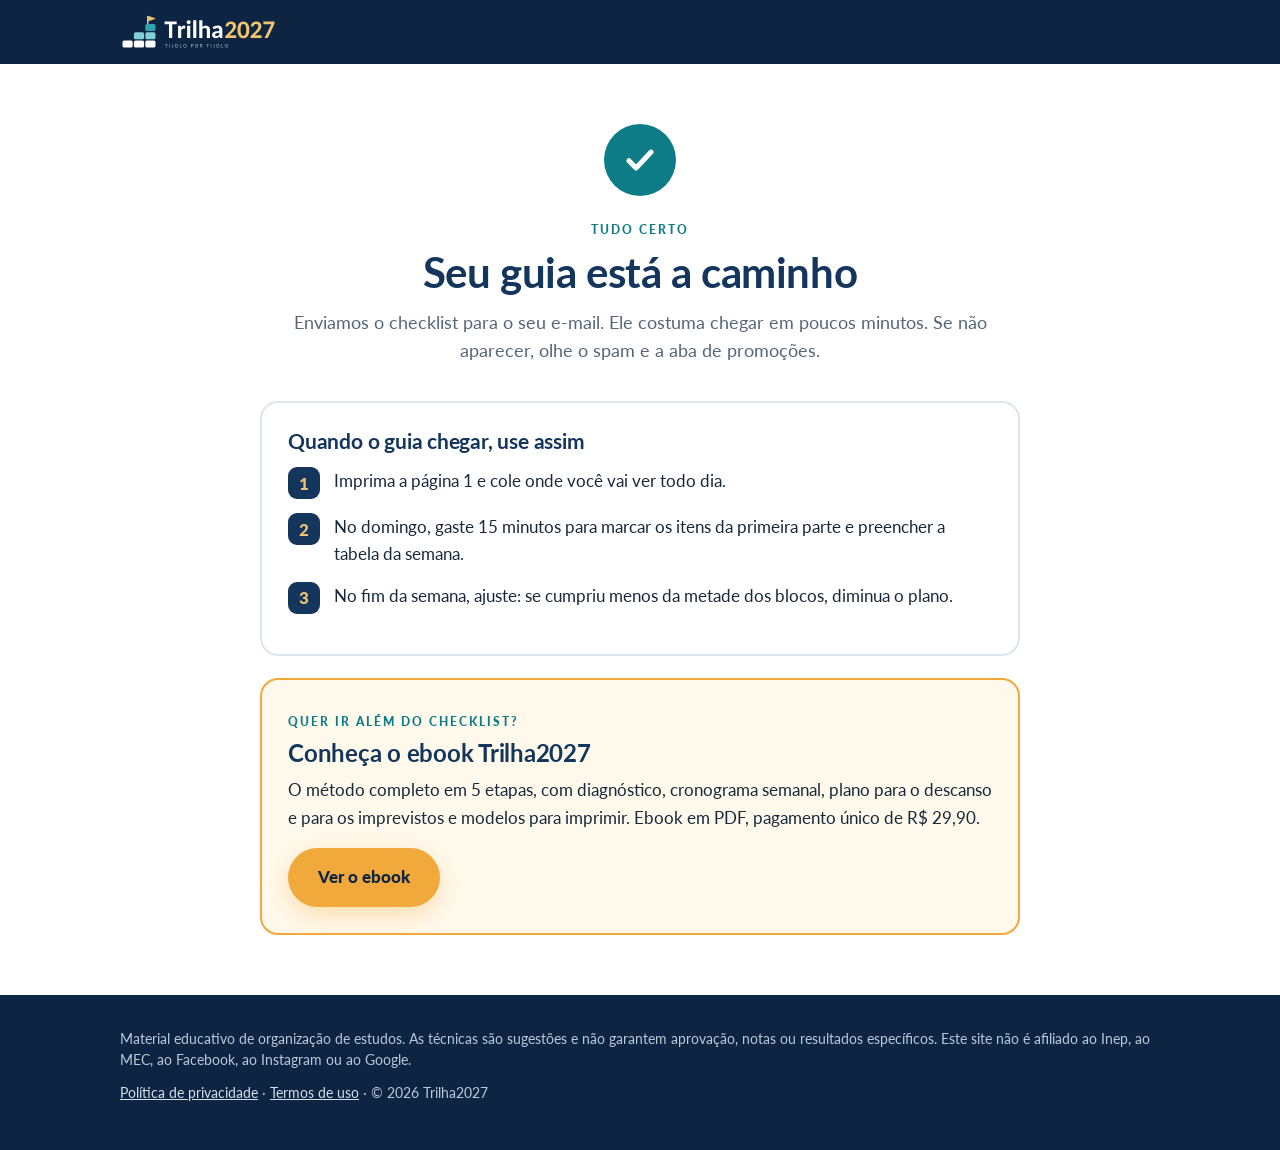
<file: obrigado.html>
<!doctype html>
<html lang="pt-BR">

<head>
  <meta charset="utf-8">
  <meta name="viewport" content="width=device-width, initial-scale=1">
  <title>Seu guia está a caminho | Trilha2027</title>
  <meta name="description" content="Seu guia gratuito foi enviado para o seu e-mail.">
  <meta name="theme-color" content="#14365D">
  <meta name="robots" content="noindex">
  <link rel="icon" type="image/svg+xml"
    href="[data-uri]">
  <link rel="preconnect" href="https://fonts.googleapis.com">
  <link rel="preconnect" href="https://fonts.gstatic.com" crossorigin>
  <link href="https://fonts.googleapis.com/css2?family=Lato:wght@400;700;900&display=swap" rel="stylesheet">
  <!-- RASTREAMENTO: cole aqui o snippet do Meta Pixel e/ou Google Tag. Esta página dispara o evento Lead ao enviar o formulário. -->
  <style>
    :root {
      --navy: #14365D;
      --navy-deep: #0D2542;
      --teal: #0E7C86;
      --teal-2: #3FB6BE;
      --teal-3: #7FD1D8;
      --amber: #F2A93B;
      --amber-2: #F2C46D;
      --soft: #F3F8FA;
      --ink: #17283A;
      --muted: #566678;
      --line: #DCE6EC;
      --font: "Lato", "Carlito", "Calibri", system-ui, -apple-system, "Segoe UI", Roboto, sans-serif
    }

    * {
      box-sizing: border-box
    }

    html {
      scroll-behavior: smooth
    }

    body {
      margin: 0;
      font-family: var(--font);
      color: var(--ink);
      background: #fff;
      line-height: 1.6;
      font-size: 17px;
      -webkit-font-smoothing: antialiased
    }

    img {
      max-width: 100%;
      display: block
    }

    a {
      color: var(--teal)
    }

    h1,
    h2,
    h3 {
      line-height: 1.15;
      margin: 0;
      color: var(--navy);
      letter-spacing: -.01em
    }

    p {
      margin: 0 0 1em
    }

    .wrap {
      width: min(1040px, 100% - 40px);
      margin-inline: auto
    }

    :focus-visible {
      outline: 3px solid var(--amber);
      outline-offset: 3px;
      border-radius: 6px
    }

    .eyebrow {
      display: inline-block;
      font-size: .78rem;
      font-weight: 900;
      letter-spacing: .16em;
      text-transform: uppercase;
      color: var(--teal)
    }

    .top {
      background: var(--navy-deep);
      padding: 14px 0
    }

    .top img {
      height: 36px;
      width: auto
    }

    .btn {
      display: inline-flex;
      align-items: center;
      justify-content: center;
      font: inherit;
      font-weight: 900;
      text-decoration: none;
      border: 0;
      cursor: pointer;
      border-radius: 999px;
      padding: 16px 30px;
      font-size: 1.05rem;
      transition: transform .15s, background .15s;
      background: var(--amber);
      color: var(--navy-deep);
      box-shadow: 0 8px 22px rgba(242, 169, 59, .35)
    }

    .btn:hover {
      transform: translateY(-2px);
      background: #F5B650
    }

    .btn-block {
      width: 100%
    }

    .btn-line {
      background: transparent;
      color: var(--navy);
      border: 2px solid var(--navy);
      box-shadow: none
    }

    .btn-line:hover {
      background: var(--soft)
    }

    .hero {
      background: linear-gradient(160deg, var(--navy-deep), var(--navy));
      color: #fff;
      padding: 56px 0 64px
    }

    .hero .wrap {
      display: grid;
      grid-template-columns: 1.1fr .9fr;
      gap: 48px;
      align-items: center
    }

    .hero h1 {
      color: #fff;
      font-size: clamp(1.9rem, 4.2vw, 2.8rem);
      margin: 12px 0 16px
    }

    .hero h1 em {
      font-style: normal;
      color: var(--amber-2)
    }

    .hero p.lead {
      color: #D4E2EE;
      font-size: 1.1rem
    }

    .hero .eyebrow {
      color: var(--teal-3)
    }

    ul.ben {
      list-style: none;
      padding: 0;
      margin: 0 0 24px
    }

    ul.ben li {
      display: flex;
      gap: 12px;
      margin: 0 0 10px;
      color: #fff
    }

    ul.ben li:before {
      content: "";
      flex: none;
      width: 22px;
      height: 22px;
      border-radius: 50%;
      background: var(--teal-2) url("data:image/svg+xml,%3Csvg xmlns='http://www.w3.org/2000/svg' viewBox='0 0 24 24' fill='none' stroke='%230D2542' stroke-width='3.5' stroke-linecap='round' stroke-linejoin='round'%3E%3Cpath d='M5 12.5l4.5 4.5L19 7'/%3E%3C/svg%3E") center/14px no-repeat;
      margin-top: 3px
    }

    .card {
      background: #fff;
      color: var(--ink);
      border-radius: 18px;
      padding: 26px;
      box-shadow: 0 18px 40px rgba(0, 0, 0, .28)
    }

    .card h2 {
      font-size: 1.35rem;
      margin-bottom: 6px
    }

    .card p.s {
      color: var(--muted);
      font-size: .95rem;
      margin-bottom: 16px
    }

    label {
      display: block;
      font-weight: 700;
      font-size: .92rem;
      margin: 0 0 5px;
      color: var(--navy)
    }

    input[type=text],
    input[type=email] {
      width: 100%;
      font: inherit;
      padding: 13px 14px;
      border: 2px solid var(--line);
      border-radius: 12px;
      margin-bottom: 14px;
      color: var(--ink)
    }

    input[type=text]:focus,
    input[type=email]:focus {
      border-color: var(--teal-2);
      outline: none
    }

    .consent {
      display: flex;
      gap: 10px;
      align-items: flex-start;
      font-size: .85rem;
      color: var(--muted);
      margin: 2px 0 16px;
      font-weight: 400
    }

    .consent input {
      margin-top: 4px;
      width: 18px;
      height: 18px;
      flex: none;
      accent-color: var(--navy)
    }

    .err {
      display: none;
      color: #B3261E;
      font-size: .88rem;
      margin: -6px 0 12px;
      font-weight: 700
    }

    .err.on {
      display: block
    }

    .fine {
      font-size: .8rem;
      color: var(--muted);
      margin: 12px 0 0;
      text-align: center
    }

    .prev {
      position: relative;
      max-width: 300px;
      margin-inline: auto
    }

    .prev img {
      border-radius: 10px;
      box-shadow: 0 20px 40px rgba(0, 0, 0, .35);
      border: 1px solid rgba(255, 255, 255, .2)
    }

    .sec {
      padding: 60px 0
    }

    .sec.soft {
      background: var(--soft)
    }

    .grid3 {
      display: grid;
      grid-template-columns: repeat(3, 1fr);
      gap: 18px
    }

    .tile {
      background: #fff;
      border: 1px solid var(--line);
      border-radius: 16px;
      padding: 22px
    }

    .tile .n {
      width: 38px;
      height: 38px;
      border-radius: 10px;
      background: var(--navy);
      color: var(--amber-2);
      display: grid;
      place-items: center;
      font-weight: 900;
      margin-bottom: 12px
    }

    .tile h3 {
      font-size: 1.1rem;
      margin-bottom: 6px
    }

    .tile p {
      color: var(--muted);
      margin: 0;
      font-size: .97rem
    }

    .foot {
      background: var(--navy-deep);
      color: #B9CBDB;
      padding: 34px 0;
      font-size: .85rem
    }

    .foot p {
      margin: 0 0 .8em
    }

    .foot a {
      color: #D4E2EE
    }

    .center {
      text-align: center
    }

    .ok {
      width: 72px;
      height: 72px;
      border-radius: 50%;
      background: var(--teal);
      display: grid;
      place-items: center;
      margin: 0 auto 18px
    }

    .box {
      background: #fff;
      border: 2px solid var(--line);
      border-radius: 18px;
      padding: 26px
    }

    .box.up {
      border-color: var(--amber);
      background: #FFF9EC
    }

    .steps {
      counter-reset: s;
      list-style: none;
      padding: 0;
      margin: 0
    }

    .steps li {
      counter-increment: s;
      display: flex;
      gap: 14px;
      margin: 0 0 14px
    }

    .steps li:before {
      content: counter(s);
      flex: none;
      width: 32px;
      height: 32px;
      border-radius: 9px;
      background: var(--navy);
      color: var(--amber-2);
      display: grid;
      place-items: center;
      font-weight: 900
    }

    @media(max-width:860px) {
      .hero .wrap {
        grid-template-columns: 1fr
      }

      .prev {
        max-width: 220px;
        order: -1
      }

      .grid3 {
        grid-template-columns: 1fr
      }
    }

    @media(prefers-reduced-motion:reduce) {
      * {
        transition: none !important;
        scroll-behavior: auto !important
      }
    }
  </style>
</head>

<body>
  <header class="top">
    <div class="wrap"><img
        src="[data-uri]"
        alt="Trilha2027, tijolo por tijolo" width="170" height="36"></div>
  </header>
  <main>
    <section class="sec">
      <div class="wrap" style="max-width:760px">
        <div class="center">
          <div class="ok" aria-hidden="true"><svg width="38" height="38" viewBox="0 0 24 24" fill="none" stroke="#fff"
              stroke-width="3.2" stroke-linecap="round" stroke-linejoin="round">
              <path d="M5 12.5l4.5 4.5L19 7" />
            </svg></div>
          <span class="eyebrow">Tudo certo</span>
          <h1 style="font-size:clamp(1.9rem,4vw,2.6rem);margin:8px 0 12px">Seu guia está a caminho</h1>
          <p style="color:var(--muted);font-size:1.1rem">Enviamos o checklist para o seu e-mail. Ele costuma chegar em
            poucos minutos. Se não aparecer, olhe o spam e a aba de promoções.</p>
        </div>
        <div class="box" style="margin-top:36px">
          <h2 style="font-size:1.3rem;margin-bottom:14px">Quando o guia chegar, use assim</h2>
          <ol class="steps">
            <li><span>Imprima a página 1 e cole onde você vai ver todo dia.</span></li>
            <li><span>No domingo, gaste 15 minutos para marcar os itens da primeira parte e preencher a tabela da
                semana.</span></li>
            <li><span>No fim da semana, ajuste: se cumpriu menos da metade dos blocos, diminua o plano.</span></li>
          </ol>
        </div>
        <div class="box up" style="margin-top:22px"><span class="eyebrow">Quer ir além do checklist?</span>
          <h2 style="font-size:1.5rem;margin:6px 0 10px">Conheça o ebook Trilha2027</h2>
          <p>O método completo em 5 etapas, com diagnóstico, cronograma semanal, plano para o descanso e para os
            imprevistos e modelos para imprimir. Ebook em PDF, pagamento único de R$&nbsp;<span id="price">29,90</span>.
          </p>
          <a class="btn" id="sales" href="index.html">Ver o ebook</a>
        </div>
      </div>
    </section>
  </main>
  <footer class="foot">
    <div class="wrap">
      <p>Material educativo de organização de estudos. As técnicas são sugestões e não garantem aprovação, notas ou
        resultados específicos. Este site não é afiliado ao Inep, ao MEC, ao Facebook, ao Instagram ou ao Google.</p>
      <p><a href="privacidade.html">Política de privacidade</a> &middot; <a href="termos.html">Termos de uso</a>
        &middot; &copy; <span id="y">2026</span> Trilha2027</p>
    </div>
  </footer>
  <script>
    const CONFIG = {
      price: "29,90",
      salesUrl: "index.html",   // endereço da landing page de vendas
      passParams: ["src", "sck", "xcod", "fbclid", "gclid", "ttclid"]
    };
    const $ = (s, r = document) => r.querySelector(s);
    function track(n, d) { window.dataLayer = window.dataLayer || []; window.dataLayer.push(Object.assign({ event: n }, d || {})); }
    function carry(href) { try { const u = new URL(href, location.href); new URLSearchParams(location.search).forEach((v, k) => { if (k.startsWith("utm_") || CONFIG.passParams.includes(k)) u.searchParams.set(k, v) }); return u.toString() } catch (e) { return href } }
    $("#y").textContent = new Date().getFullYear();
    $("#price").textContent = CONFIG.price;
    $("#sales").href = carry(CONFIG.salesUrl);
    $("#sales").addEventListener("click", () => track("cta_click", { place: "obrigado" }));
  </script>
</body>

</html>
</file>
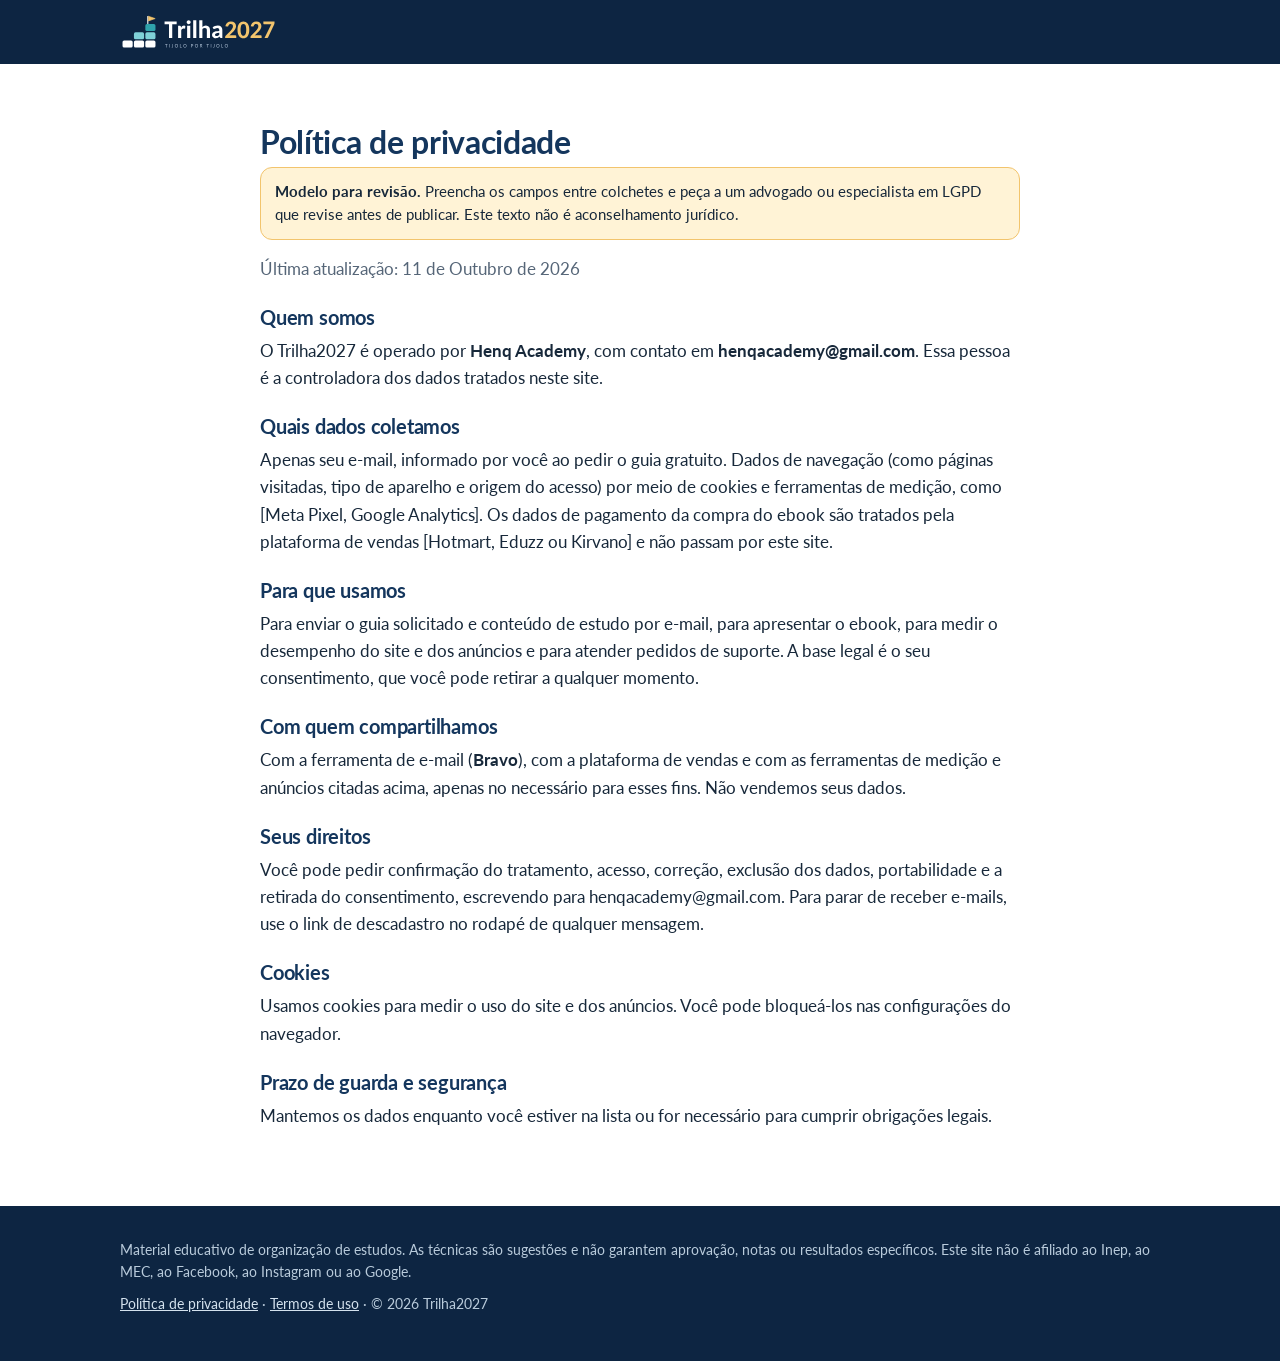
<file: privacidade.html>
<!doctype html>
<html lang="pt-BR">

<head>
    <meta charset="utf-8">
    <meta name="viewport" content="width=device-width, initial-scale=1">
    <title>Política de privacidade | Trilha2027</title>
    <meta name="description" content="Política de privacidade">
    <meta name="theme-color" content="#14365D">
    <meta name="robots" content="noindex">
    <link rel="icon" type="image/svg+xml"
        href="[data-uri]">
    <link rel="preconnect" href="https://fonts.googleapis.com">
    <link rel="preconnect" href="https://fonts.gstatic.com" crossorigin>
    <link href="https://fonts.googleapis.com/css2?family=Lato:wght@400;700;900&display=swap" rel="stylesheet">
    <!-- RASTREAMENTO: cole aqui o snippet do Meta Pixel e/ou Google Tag. Esta página dispara o evento Lead ao enviar o formulário. -->
    <style>
        :root {
            --navy: #14365D;
            --navy-deep: #0D2542;
            --teal: #0E7C86;
            --teal-2: #3FB6BE;
            --teal-3: #7FD1D8;
            --amber: #F2A93B;
            --amber-2: #F2C46D;
            --soft: #F3F8FA;
            --ink: #17283A;
            --muted: #566678;
            --line: #DCE6EC;
            --font: "Lato", "Carlito", "Calibri", system-ui, -apple-system, "Segoe UI", Roboto, sans-serif
        }

        * {
            box-sizing: border-box
        }

        html {
            scroll-behavior: smooth
        }

        body {
            margin: 0;
            font-family: var(--font);
            color: var(--ink);
            background: #fff;
            line-height: 1.6;
            font-size: 17px;
            -webkit-font-smoothing: antialiased
        }

        img {
            max-width: 100%;
            display: block
        }

        a {
            color: var(--teal)
        }

        h1,
        h2,
        h3 {
            line-height: 1.15;
            margin: 0;
            color: var(--navy);
            letter-spacing: -.01em
        }

        p {
            margin: 0 0 1em
        }

        .wrap {
            width: min(1040px, 100% - 40px);
            margin-inline: auto
        }

        :focus-visible {
            outline: 3px solid var(--amber);
            outline-offset: 3px;
            border-radius: 6px
        }

        .eyebrow {
            display: inline-block;
            font-size: .78rem;
            font-weight: 900;
            letter-spacing: .16em;
            text-transform: uppercase;
            color: var(--teal)
        }

        .top {
            background: var(--navy-deep);
            padding: 14px 0
        }

        .top img {
            height: 36px;
            width: auto
        }

        .btn {
            display: inline-flex;
            align-items: center;
            justify-content: center;
            font: inherit;
            font-weight: 900;
            text-decoration: none;
            border: 0;
            cursor: pointer;
            border-radius: 999px;
            padding: 16px 30px;
            font-size: 1.05rem;
            transition: transform .15s, background .15s;
            background: var(--amber);
            color: var(--navy-deep);
            box-shadow: 0 8px 22px rgba(242, 169, 59, .35)
        }

        .btn:hover {
            transform: translateY(-2px);
            background: #F5B650
        }

        .btn-block {
            width: 100%
        }

        .btn-line {
            background: transparent;
            color: var(--navy);
            border: 2px solid var(--navy);
            box-shadow: none
        }

        .btn-line:hover {
            background: var(--soft)
        }

        .hero {
            background: linear-gradient(160deg, var(--navy-deep), var(--navy));
            color: #fff;
            padding: 56px 0 64px
        }

        .hero .wrap {
            display: grid;
            grid-template-columns: 1.1fr .9fr;
            gap: 48px;
            align-items: center
        }

        .hero h1 {
            color: #fff;
            font-size: clamp(1.9rem, 4.2vw, 2.8rem);
            margin: 12px 0 16px
        }

        .hero h1 em {
            font-style: normal;
            color: var(--amber-2)
        }

        .hero p.lead {
            color: #D4E2EE;
            font-size: 1.1rem
        }

        .hero .eyebrow {
            color: var(--teal-3)
        }

        ul.ben {
            list-style: none;
            padding: 0;
            margin: 0 0 24px
        }

        ul.ben li {
            display: flex;
            gap: 12px;
            margin: 0 0 10px;
            color: #fff
        }

        ul.ben li:before {
            content: "";
            flex: none;
            width: 22px;
            height: 22px;
            border-radius: 50%;
            background: var(--teal-2) url("data:image/svg+xml,%3Csvg xmlns='http://www.w3.org/2000/svg' viewBox='0 0 24 24' fill='none' stroke='%230D2542' stroke-width='3.5' stroke-linecap='round' stroke-linejoin='round'%3E%3Cpath d='M5 12.5l4.5 4.5L19 7'/%3E%3C/svg%3E") center/14px no-repeat;
            margin-top: 3px
        }

        .card {
            background: #fff;
            color: var(--ink);
            border-radius: 18px;
            padding: 26px;
            box-shadow: 0 18px 40px rgba(0, 0, 0, .28)
        }

        .card h2 {
            font-size: 1.35rem;
            margin-bottom: 6px
        }

        .card p.s {
            color: var(--muted);
            font-size: .95rem;
            margin-bottom: 16px
        }

        label {
            display: block;
            font-weight: 700;
            font-size: .92rem;
            margin: 0 0 5px;
            color: var(--navy)
        }

        input[type=text],
        input[type=email] {
            width: 100%;
            font: inherit;
            padding: 13px 14px;
            border: 2px solid var(--line);
            border-radius: 12px;
            margin-bottom: 14px;
            color: var(--ink)
        }

        input[type=text]:focus,
        input[type=email]:focus {
            border-color: var(--teal-2);
            outline: none
        }

        .consent {
            display: flex;
            gap: 10px;
            align-items: flex-start;
            font-size: .85rem;
            color: var(--muted);
            margin: 2px 0 16px;
            font-weight: 400
        }

        .consent input {
            margin-top: 4px;
            width: 18px;
            height: 18px;
            flex: none;
            accent-color: var(--navy)
        }

        .err {
            display: none;
            color: #B3261E;
            font-size: .88rem;
            margin: -6px 0 12px;
            font-weight: 700
        }

        .err.on {
            display: block
        }

        .fine {
            font-size: .8rem;
            color: var(--muted);
            margin: 12px 0 0;
            text-align: center
        }

        .prev {
            position: relative;
            max-width: 300px;
            margin-inline: auto
        }

        .prev img {
            border-radius: 10px;
            box-shadow: 0 20px 40px rgba(0, 0, 0, .35);
            border: 1px solid rgba(255, 255, 255, .2)
        }

        .sec {
            padding: 60px 0
        }

        .sec.soft {
            background: var(--soft)
        }

        .grid3 {
            display: grid;
            grid-template-columns: repeat(3, 1fr);
            gap: 18px
        }

        .tile {
            background: #fff;
            border: 1px solid var(--line);
            border-radius: 16px;
            padding: 22px
        }

        .tile .n {
            width: 38px;
            height: 38px;
            border-radius: 10px;
            background: var(--navy);
            color: var(--amber-2);
            display: grid;
            place-items: center;
            font-weight: 900;
            margin-bottom: 12px
        }

        .tile h3 {
            font-size: 1.1rem;
            margin-bottom: 6px
        }

        .tile p {
            color: var(--muted);
            margin: 0;
            font-size: .97rem
        }

        .foot {
            background: var(--navy-deep);
            color: #B9CBDB;
            padding: 34px 0;
            font-size: .85rem
        }

        .foot p {
            margin: 0 0 .8em
        }

        .foot a {
            color: #D4E2EE
        }

        .center {
            text-align: center
        }

        .ok {
            width: 72px;
            height: 72px;
            border-radius: 50%;
            background: var(--teal);
            display: grid;
            place-items: center;
            margin: 0 auto 18px
        }

        .box {
            background: #fff;
            border: 2px solid var(--line);
            border-radius: 18px;
            padding: 26px
        }

        .box.up {
            border-color: var(--amber);
            background: #FFF9EC
        }

        .steps {
            counter-reset: s;
            list-style: none;
            padding: 0;
            margin: 0
        }

        .steps li {
            counter-increment: s;
            display: flex;
            gap: 14px;
            margin: 0 0 14px
        }

        .steps li:before {
            content: counter(s);
            flex: none;
            width: 32px;
            height: 32px;
            border-radius: 9px;
            background: var(--navy);
            color: var(--amber-2);
            display: grid;
            place-items: center;
            font-weight: 900
        }

        @media(max-width:860px) {
            .hero .wrap {
                grid-template-columns: 1fr
            }

            .prev {
                max-width: 220px;
                order: -1
            }

            .grid3 {
                grid-template-columns: 1fr
            }
        }

        @media(prefers-reduced-motion:reduce) {
            * {
                transition: none !important;
                scroll-behavior: auto !important
            }
        }
    </style>
</head>

<body>
    <header class="top">
        <div class="wrap"><a href="index.html"><img
                    src="[data-uri]"
                    alt="Trilha2027" width="170" height="36"></a></div>
    </header>
    <main class="sec">
        <div class="wrap" style="max-width:760px">
            <h1 style="font-size:2rem;margin-bottom:6px">Política de privacidade</h1>
            <p
                style="background:#FFF3D6;border:1px solid var(--amber-2);border-radius:12px;padding:12px 14px;font-size:.92rem">
                <strong>Modelo para revisão.</strong> Preencha os campos entre colchetes e peça a um advogado ou
                especialista em LGPD que revise antes de publicar. Este texto não é aconselhamento jurídico.
            </p>
            <p style="color:var(--muted)">Última atualização: 11 de Outubro de 2026</p>
            <h2 style="margin:24px 0 8px;font-size:1.25rem">Quem somos</h2>
            <p>O Trilha2027 é operado por <strong>Henq Academy</strong>, com contato em
                <strong>henqacademy@gmail.com</strong>. Essa
                pessoa é a
                controladora dos dados tratados neste site.
            </p>
            <h2 style="margin:24px 0 8px;font-size:1.25rem">Quais dados coletamos</h2>
            <p>Apenas seu e-mail, informado por você ao pedir o guia gratuito. Dados de navegação (como páginas
                visitadas,
                tipo de aparelho e origem do acesso) por meio de cookies e ferramentas de medição, como [Meta Pixel,
                Google Analytics]. Os dados de pagamento da compra do ebook são tratados pela plataforma de vendas
                [Hotmart, Eduzz ou Kirvano] e não passam por este site.</p>
            <h2 style="margin:24px 0 8px;font-size:1.25rem">Para que usamos</h2>
            <p>Para enviar o guia solicitado e conteúdo de estudo por e-mail, para apresentar o ebook, para medir o
                desempenho do site e dos anúncios e para atender pedidos de suporte. A base legal é o seu consentimento,
                que você pode retirar a qualquer momento.</p>
            <h2 style="margin:24px 0 8px;font-size:1.25rem">Com quem compartilhamos</h2>
            <p>Com a ferramenta de e-mail (<strong>Bravo</strong>), com a plataforma de vendas e com as ferramentas de
                medição e anúncios citadas acima, apenas no necessário para esses fins. Não vendemos seus dados.</p>
            <h2 style="margin:24px 0 8px;font-size:1.25rem">Seus direitos</h2>
            <p>Você pode pedir confirmação do tratamento, acesso, correção, exclusão dos dados, portabilidade e a
                retirada do consentimento, escrevendo para henqacademy@gmail.com. Para parar de receber e-mails, use o
                link de descadastro no rodapé de qualquer mensagem.</p>
            <h2 style="margin:24px 0 8px;font-size:1.25rem">Cookies</h2>
            <p>Usamos cookies para medir o uso do site e dos anúncios. Você pode bloqueá-los nas configurações do
                navegador. </p>
            <h2 style="margin:24px 0 8px;font-size:1.25rem">Prazo de guarda e segurança</h2>
            <p>Mantemos os dados enquanto você estiver na lista ou for necessário para cumprir obrigações legais.
            </p>
        </div>
    </main>
    <footer class="foot">
        <div class="wrap">
            <p>Material educativo de organização de estudos. As técnicas são sugestões e não garantem aprovação, notas
                ou resultados específicos. Este site não é afiliado ao Inep, ao MEC, ao Facebook, ao Instagram ou ao
                Google.</p>
            <p><a href="privacidade.html">Política de privacidade</a> &middot; <a href="termos.html">Termos de uso</a>
                &middot; &copy; <span id="y">2026</span> Trilha2027</p>
        </div>
    </footer>
    <script>document.getElementById("y").textContent = new Date().getFullYear()</script>
</body>

</html>
</file>
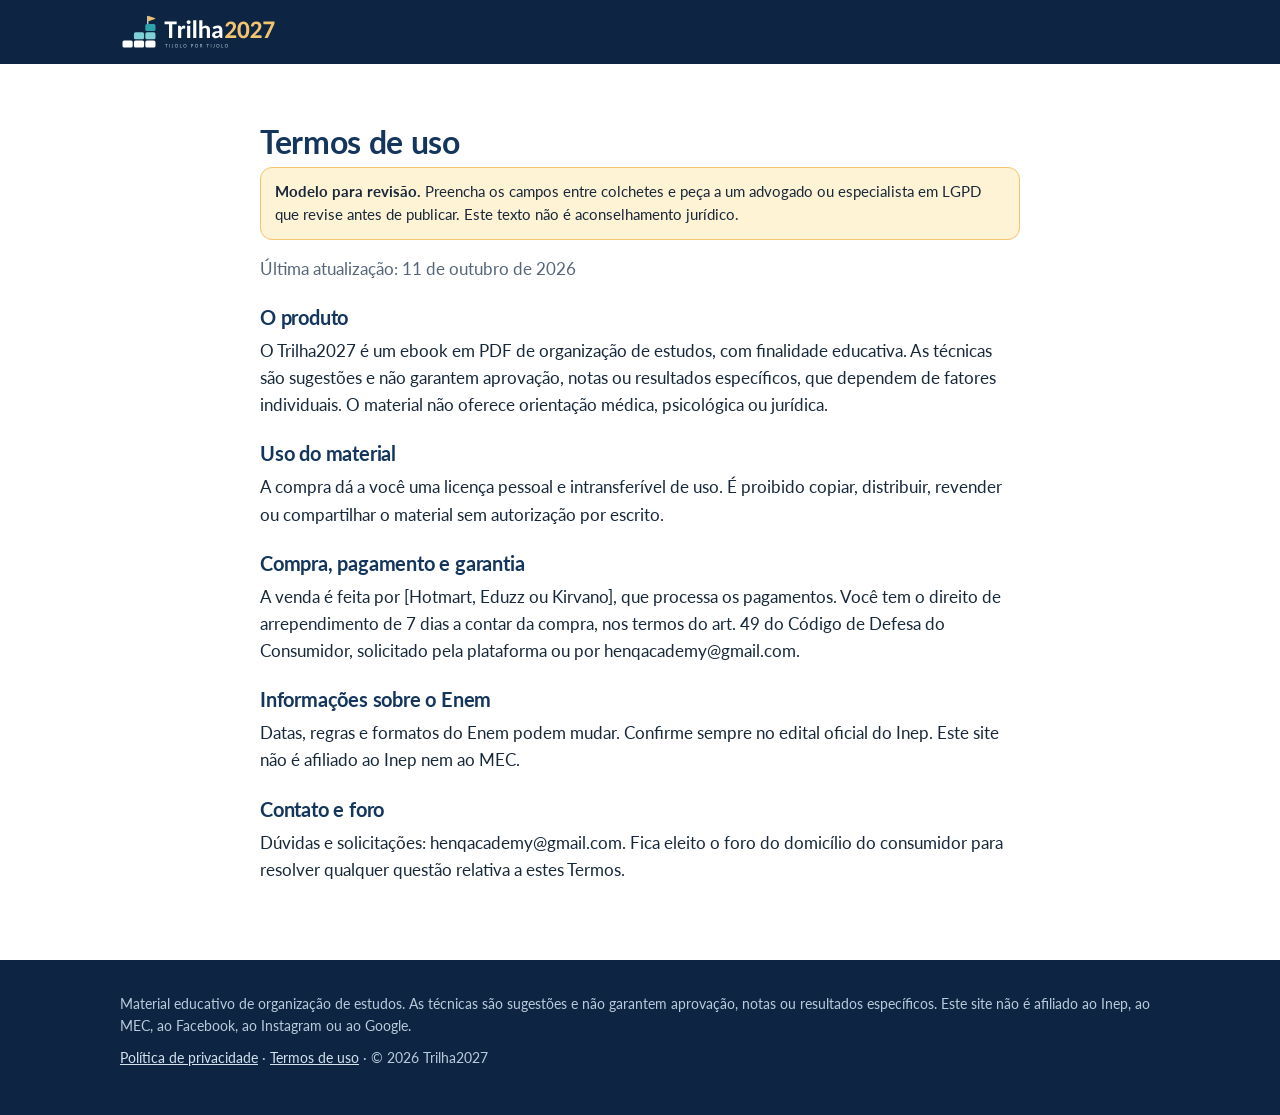
<file: termos.html>
<!doctype html>
<html lang="pt-BR">

<head>
    <meta charset="utf-8">
    <meta name="viewport" content="width=device-width, initial-scale=1">
    <title>Termos de uso | Trilha2027</title>
    <meta name="description" content="Termos de uso">
    <meta name="theme-color" content="#14365D">
    <meta name="robots" content="noindex">
    <link rel="icon" type="image/svg+xml"
        href="[data-uri]">
    <link rel="preconnect" href="https://fonts.googleapis.com">
    <link rel="preconnect" href="https://fonts.gstatic.com" crossorigin>
    <link href="https://fonts.googleapis.com/css2?family=Lato:wght@400;700;900&display=swap" rel="stylesheet">
    <!-- RASTREAMENTO: cole aqui o snippet do Meta Pixel e/ou Google Tag. Esta página dispara o evento Lead ao enviar o formulário. -->
    <style>
        :root {
            --navy: #14365D;
            --navy-deep: #0D2542;
            --teal: #0E7C86;
            --teal-2: #3FB6BE;
            --teal-3: #7FD1D8;
            --amber: #F2A93B;
            --amber-2: #F2C46D;
            --soft: #F3F8FA;
            --ink: #17283A;
            --muted: #566678;
            --line: #DCE6EC;
            --font: "Lato", "Carlito", "Calibri", system-ui, -apple-system, "Segoe UI", Roboto, sans-serif
        }

        * {
            box-sizing: border-box
        }

        html {
            scroll-behavior: smooth
        }

        body {
            margin: 0;
            font-family: var(--font);
            color: var(--ink);
            background: #fff;
            line-height: 1.6;
            font-size: 17px;
            -webkit-font-smoothing: antialiased
        }

        img {
            max-width: 100%;
            display: block
        }

        a {
            color: var(--teal)
        }

        h1,
        h2,
        h3 {
            line-height: 1.15;
            margin: 0;
            color: var(--navy);
            letter-spacing: -.01em
        }

        p {
            margin: 0 0 1em
        }

        .wrap {
            width: min(1040px, 100% - 40px);
            margin-inline: auto
        }

        :focus-visible {
            outline: 3px solid var(--amber);
            outline-offset: 3px;
            border-radius: 6px
        }

        .eyebrow {
            display: inline-block;
            font-size: .78rem;
            font-weight: 900;
            letter-spacing: .16em;
            text-transform: uppercase;
            color: var(--teal)
        }

        .top {
            background: var(--navy-deep);
            padding: 14px 0
        }

        .top img {
            height: 36px;
            width: auto
        }

        .btn {
            display: inline-flex;
            align-items: center;
            justify-content: center;
            font: inherit;
            font-weight: 900;
            text-decoration: none;
            border: 0;
            cursor: pointer;
            border-radius: 999px;
            padding: 16px 30px;
            font-size: 1.05rem;
            transition: transform .15s, background .15s;
            background: var(--amber);
            color: var(--navy-deep);
            box-shadow: 0 8px 22px rgba(242, 169, 59, .35)
        }

        .btn:hover {
            transform: translateY(-2px);
            background: #F5B650
        }

        .btn-block {
            width: 100%
        }

        .btn-line {
            background: transparent;
            color: var(--navy);
            border: 2px solid var(--navy);
            box-shadow: none
        }

        .btn-line:hover {
            background: var(--soft)
        }

        .hero {
            background: linear-gradient(160deg, var(--navy-deep), var(--navy));
            color: #fff;
            padding: 56px 0 64px
        }

        .hero .wrap {
            display: grid;
            grid-template-columns: 1.1fr .9fr;
            gap: 48px;
            align-items: center
        }

        .hero h1 {
            color: #fff;
            font-size: clamp(1.9rem, 4.2vw, 2.8rem);
            margin: 12px 0 16px
        }

        .hero h1 em {
            font-style: normal;
            color: var(--amber-2)
        }

        .hero p.lead {
            color: #D4E2EE;
            font-size: 1.1rem
        }

        .hero .eyebrow {
            color: var(--teal-3)
        }

        ul.ben {
            list-style: none;
            padding: 0;
            margin: 0 0 24px
        }

        ul.ben li {
            display: flex;
            gap: 12px;
            margin: 0 0 10px;
            color: #fff
        }

        ul.ben li:before {
            content: "";
            flex: none;
            width: 22px;
            height: 22px;
            border-radius: 50%;
            background: var(--teal-2) url("data:image/svg+xml,%3Csvg xmlns='http://www.w3.org/2000/svg' viewBox='0 0 24 24' fill='none' stroke='%230D2542' stroke-width='3.5' stroke-linecap='round' stroke-linejoin='round'%3E%3Cpath d='M5 12.5l4.5 4.5L19 7'/%3E%3C/svg%3E") center/14px no-repeat;
            margin-top: 3px
        }

        .card {
            background: #fff;
            color: var(--ink);
            border-radius: 18px;
            padding: 26px;
            box-shadow: 0 18px 40px rgba(0, 0, 0, .28)
        }

        .card h2 {
            font-size: 1.35rem;
            margin-bottom: 6px
        }

        .card p.s {
            color: var(--muted);
            font-size: .95rem;
            margin-bottom: 16px
        }

        label {
            display: block;
            font-weight: 700;
            font-size: .92rem;
            margin: 0 0 5px;
            color: var(--navy)
        }

        input[type=text],
        input[type=email] {
            width: 100%;
            font: inherit;
            padding: 13px 14px;
            border: 2px solid var(--line);
            border-radius: 12px;
            margin-bottom: 14px;
            color: var(--ink)
        }

        input[type=text]:focus,
        input[type=email]:focus {
            border-color: var(--teal-2);
            outline: none
        }

        .consent {
            display: flex;
            gap: 10px;
            align-items: flex-start;
            font-size: .85rem;
            color: var(--muted);
            margin: 2px 0 16px;
            font-weight: 400
        }

        .consent input {
            margin-top: 4px;
            width: 18px;
            height: 18px;
            flex: none;
            accent-color: var(--navy)
        }

        .err {
            display: none;
            color: #B3261E;
            font-size: .88rem;
            margin: -6px 0 12px;
            font-weight: 700
        }

        .err.on {
            display: block
        }

        .fine {
            font-size: .8rem;
            color: var(--muted);
            margin: 12px 0 0;
            text-align: center
        }

        .prev {
            position: relative;
            max-width: 300px;
            margin-inline: auto
        }

        .prev img {
            border-radius: 10px;
            box-shadow: 0 20px 40px rgba(0, 0, 0, .35);
            border: 1px solid rgba(255, 255, 255, .2)
        }

        .sec {
            padding: 60px 0
        }

        .sec.soft {
            background: var(--soft)
        }

        .grid3 {
            display: grid;
            grid-template-columns: repeat(3, 1fr);
            gap: 18px
        }

        .tile {
            background: #fff;
            border: 1px solid var(--line);
            border-radius: 16px;
            padding: 22px
        }

        .tile .n {
            width: 38px;
            height: 38px;
            border-radius: 10px;
            background: var(--navy);
            color: var(--amber-2);
            display: grid;
            place-items: center;
            font-weight: 900;
            margin-bottom: 12px
        }

        .tile h3 {
            font-size: 1.1rem;
            margin-bottom: 6px
        }

        .tile p {
            color: var(--muted);
            margin: 0;
            font-size: .97rem
        }

        .foot {
            background: var(--navy-deep);
            color: #B9CBDB;
            padding: 34px 0;
            font-size: .85rem
        }

        .foot p {
            margin: 0 0 .8em
        }

        .foot a {
            color: #D4E2EE
        }

        .center {
            text-align: center
        }

        .ok {
            width: 72px;
            height: 72px;
            border-radius: 50%;
            background: var(--teal);
            display: grid;
            place-items: center;
            margin: 0 auto 18px
        }

        .box {
            background: #fff;
            border: 2px solid var(--line);
            border-radius: 18px;
            padding: 26px
        }

        .box.up {
            border-color: var(--amber);
            background: #FFF9EC
        }

        .steps {
            counter-reset: s;
            list-style: none;
            padding: 0;
            margin: 0
        }

        .steps li {
            counter-increment: s;
            display: flex;
            gap: 14px;
            margin: 0 0 14px
        }

        .steps li:before {
            content: counter(s);
            flex: none;
            width: 32px;
            height: 32px;
            border-radius: 9px;
            background: var(--navy);
            color: var(--amber-2);
            display: grid;
            place-items: center;
            font-weight: 900
        }

        @media(max-width:860px) {
            .hero .wrap {
                grid-template-columns: 1fr
            }

            .prev {
                max-width: 220px;
                order: -1
            }

            .grid3 {
                grid-template-columns: 1fr
            }
        }

        @media(prefers-reduced-motion:reduce) {
            * {
                transition: none !important;
                scroll-behavior: auto !important
            }
        }
    </style>
</head>

<body>
    <header class="top">
        <div class="wrap"><a href="index.html"><img
                    src="[data-uri]"
                    alt="Trilha2027" width="170" height="36"></a></div>
    </header>
    <main class="sec">
        <div class="wrap" style="max-width:760px">
            <h1 style="font-size:2rem;margin-bottom:6px">Termos de uso</h1>
            <p
                style="background:#FFF3D6;border:1px solid var(--amber-2);border-radius:12px;padding:12px 14px;font-size:.92rem">
                <strong>Modelo para revisão.</strong> Preencha os campos entre colchetes e peça a um advogado ou
                especialista em LGPD que revise antes de publicar. Este texto não é aconselhamento jurídico.
            </p>
            <p style="color:var(--muted)">Última atualização: 11 de outubro de 2026</p>
            <h2 style="margin:24px 0 8px;font-size:1.25rem">O produto</h2>
            <p>O Trilha2027 é um ebook em PDF de organização de estudos, com finalidade educativa. As técnicas são
                sugestões e não garantem aprovação, notas ou resultados específicos, que dependem de fatores
                individuais. O material não oferece orientação médica, psicológica ou jurídica.</p>
            <h2 style="margin:24px 0 8px;font-size:1.25rem">Uso do material</h2>
            <p>A compra dá a você uma licença pessoal e intransferível de uso. É proibido copiar, distribuir, revender
                ou compartilhar o material sem autorização por escrito.</p>
            <h2 style="margin:24px 0 8px;font-size:1.25rem">Compra, pagamento e garantia</h2>
            <p>A venda é feita por [Hotmart, Eduzz ou Kirvano], que processa os pagamentos. Você tem o direito de
                arrependimento de 7 dias a contar da compra, nos termos do art. 49 do Código de Defesa do Consumidor,
                solicitado pela plataforma ou por henqacademy@gmail.com. </p>
            <h2 style="margin:24px 0 8px;font-size:1.25rem">Informações sobre o Enem</h2>
            <p>Datas, regras e formatos do Enem podem mudar. Confirme sempre no edital oficial do Inep. Este site não é
                afiliado ao Inep nem ao MEC.</p>
            <h2 style="margin:24px 0 8px;font-size:1.25rem">Contato e foro</h2>
            <p>Dúvidas e solicitações: henqacademy@gmail.com. Fica eleito o foro do domicílio do consumidor para
                resolver qualquer questão relativa a estes Termos.</p>
        </div>
    </main>
    <footer class="foot">
        <div class="wrap">
            <p>Material educativo de organização de estudos. As técnicas são sugestões e não garantem aprovação, notas
                ou resultados específicos. Este site não é afiliado ao Inep, ao MEC, ao Facebook, ao Instagram ou ao
                Google.</p>
            <p><a href="privacidade.html">Política de privacidade</a> &middot; <a href="termos.html">Termos de uso</a>
                &middot; &copy; <span id="y">2026</span> Trilha2027</p>
        </div>
    </footer>
    <script>document.getElementById("y").textContent = new Date().getFullYear()</script>
</body>

</html>
</file>
<file: css/style.css>
:root {
  --navy: #14365D;
  --navy-deep: #0D2542;
  --teal: #0E7C86;
  --teal-2: #3FB6BE;
  --teal-3: #7FD1D8;
  --amber: #F2A93B;
  --amber-2: #F2C46D;
  --bg: #FFFFFF;
  --soft: #F3F8FA;
  --ink: #17283A;
  --muted: #566678;
  --line: #DCE6EC;
  --radius: 16px;
  --shadow: 0 10px 30px rgba(20, 54, 93, .12);
  --font: "Lato", "Carlito", "Calibri", system-ui, -apple-system, "Segoe UI", Roboto, sans-serif;
}

* {
  box-sizing: border-box;
}

html {
  scroll-behavior: smooth;
  scroll-padding-top: 76px;
}

body {
  margin: 0;
  font-family: var(--font);
  color: var(--ink);
  background: var(--bg);
  line-height: 1.6;
  font-size: 17px;
  -webkit-font-smoothing: antialiased;
}

img,
svg {
  max-width: 100%;
  display: block;
}

a {
  color: inherit;
}

h1,
h2,
h3 {
  line-height: 1.15;
  margin: 0;
  color: var(--navy);
  letter-spacing: -.01em;
}

p {
  margin: 0 0 1em;
}

.wrap {
  width: min(1120px, 100% - 40px);
  margin-inline: auto;
}

.eyebrow {
  display: inline-block;
  font-size: .78rem;
  font-weight: 900;
  letter-spacing: .16em;
  text-transform: uppercase;
  color: var(--teal);
}

.section {
  padding: 84px 0;
}

.section.soft {
  background: var(--soft);
}

.section-head {
  max-width: 720px;
  margin-bottom: 44px;
}

.section-head h2 {
  font-size: clamp(1.8rem, 3.4vw, 2.6rem);
  margin: 10px 0 14px;
}

.section-head p {
  color: var(--muted);
  font-size: 1.1rem;
  margin: 0;
}

:focus-visible {
  outline: 3px solid var(--amber);
  outline-offset: 3px;
  border-radius: 6px;
}

/* botões */
.btn {
  display: inline-flex;
  align-items: center;
  justify-content: center;
  font: inherit;
  font-weight: 900;
  text-decoration: none;
  border: 0;
  cursor: pointer;
  border-radius: 999px;
  padding: 16px 30px;
  font-size: 1.05rem;
  transition: transform .15s ease, box-shadow .15s ease, background .15s ease;
}

.btn-primary {
  background: var(--amber);
  color: var(--navy-deep);
  box-shadow: 0 8px 22px rgba(242, 169, 59, .35);
}

.btn-primary:hover {
  transform: translateY(-2px);
  background: #F5B650;
  box-shadow: 0 12px 26px rgba(242, 169, 59, .45);
}

.btn-ghost {
  background: transparent;
  color: #fff;
  border: 2px solid rgba(255, 255, 255, .35);
}

.btn-ghost:hover {
  border-color: #fff;
  background: rgba(255, 255, 255, .08);
}

.btn-sm {
  padding: 10px 20px;
  font-size: .95rem;
}

.btn-block {
  width: 100%;
}

.lead-link {
  margin: 18px 0 0;
  font-size: .95rem;
  color: #D4E2EE
}

.lead-link a {
  color: var(--amber-2);
  font-weight: 700
}

/* cabeçalho */
.site-header {
  position: sticky;
  top: 0;
  z-index: 50;
  background: rgba(13, 37, 66, .94);
  backdrop-filter: blur(8px);
  border-bottom: 1px solid rgba(255, 255, 255, .08);
}

.site-header .wrap {
  display: flex;
  align-items: center;
  justify-content: space-between;
  height: 68px;
  gap: 16px;
}

.brand img {
  height: 38px;
  width: auto;
}

.nav {
  display: flex;
  align-items: center;
  gap: 26px;
}

.nav a {
  color: #D4E2EE;
  text-decoration: none;
  font-weight: 700;
  font-size: .95rem;
}

.nav a:hover {
  color: #fff;
}

.nav .btn {
  color: var(--navy-deep);
}

@media (max-width:820px) {
  .nav a:not(.btn) {
    display: none;
  }

  .brand img {
    height: 32px;
  }
}

/* hero */
.hero {
  position: relative;
  background: radial-gradient(1200px 500px at 85% -10%, rgba(63, 182, 190, .28), transparent 60%), linear-gradient(180deg, var(--navy) 0%, var(--navy-deep) 100%);
  color: #fff;
  overflow: hidden;
}

.hero::after {
  content: "";
  position: absolute;
  inset: auto 0 0 0;
  height: 10px;
  background: linear-gradient(90deg, var(--teal) 0 33%, var(--teal-2) 33% 66%, var(--amber) 66%);
}

.hero .wrap {
  display: grid;
  grid-template-columns: 1.1fr .9fr;
  gap: 48px;
  align-items: center;
  padding: 72px 0 84px;
}

.hero .eyebrow {
  color: var(--teal-3);
}

.hero h1 {
  color: #fff;
  font-size: clamp(2.2rem, 5vw, 3.6rem);
  margin: 14px 0 18px;
  font-weight: 900;
}

.hero h1 em {
  font-style: normal;
  color: var(--amber-2);
}

.hero .lead {
  font-size: 1.2rem;
  color: #D4E2EE;
  max-width: 560px;
}

.hero-cta {
  display: flex;
  flex-wrap: wrap;
  gap: 14px;
  margin: 30px 0 22px;
}

.ticks {
  display: flex;
  flex-wrap: wrap;
  gap: 8px 22px;
  list-style: none;
  padding: 0;
  margin: 0;
  color: #BFD0E0;
  font-size: .95rem;
}

.ticks li::before {
  content: "";
  display: inline-block;
  width: .6em;
  height: .6em;
  margin-right: .5em;
  border-radius: 2px;
  background: var(--teal-2);
}

.hero-art {
  display: grid;
  place-items: center;
  position: relative;
}

.book {
  position: relative;
  width: min(300px, 70vw);
  aspect-ratio: .707;
  border-radius: 8px 18px 18px 8px;
  background: linear-gradient(180deg, var(--navy) 0 67%, var(--teal) 67% 100%);
  box-shadow: -18px 24px 50px rgba(0, 0, 0, .45), inset 8px 0 14px rgba(0, 0, 0, .25);
  padding: 26px 24px;
  display: flex;
  flex-direction: column;
  justify-content: space-between;
  transform: perspective(1000px) rotateY(-14deg) rotate(1.5deg);
  transition: transform .5s ease;
  border: 1px solid rgba(255, 255, 255, .08);
}

.book:hover {
  transform: perspective(1000px) rotateY(-4deg) rotate(0);
}

.book::before {
  content: "";
  position: absolute;
  left: 0;
  top: 0;
  bottom: 0;
  width: 12px;
  background: linear-gradient(90deg, rgba(0, 0, 0, .35), transparent);
  border-radius: 8px 0 0 8px;
}

.book .tag {
  font-size: .7rem;
  font-weight: 900;
  letter-spacing: .22em;
  color: var(--teal-3);
}

.book .title {
  font-size: clamp(2rem, 6vw, 2.7rem);
  font-weight: 900;
  color: #fff;
  line-height: 1;
  margin: 8px 0 10px;
}

.book .sub {
  font-size: .88rem;
  color: #fff;
  line-height: 1.35;
}

.book .sub i {
  color: var(--amber-2);
}

.book .ico {
  width: 78px;
  margin-top: 6px;
}

.book .foot {
  font-size: .74rem;
  color: #D6F0F2;
  line-height: 1.4;
}

.chip {
  position: absolute;
  background: #fff;
  color: var(--navy);
  font-weight: 900;
  font-size: .85rem;
  padding: 9px 14px;
  border-radius: 12px;
  box-shadow: var(--shadow);
  display: flex;
  align-items: center;
  gap: 8px;
}

.chip b {
  display: grid;
  place-items: center;
  width: 24px;
  height: 24px;
  border-radius: 7px;
  background: var(--teal);
  color: #fff;
  font-size: .8rem;
}

.chip.c1 {
  left: -6px;
  top: 12%;
}

.chip.c2 {
  right: -4px;
  bottom: 16%;
}

.chip.c2 b {
  background: var(--amber);
  color: var(--navy-deep);
}

@media (max-width:900px) {
  .hero .wrap {
    grid-template-columns: 1fr;
    padding: 48px 0 64px;
    gap: 34px;
  }

  .hero-art {
    order: -1;
  }

  .chip {
    display: none;
  }
}

/* problema */
.signs {
  display: grid;
  grid-template-columns: repeat(6, 1fr);
  gap: 18px;
  margin: 0;
  padding: 0;
  list-style: none;
}

.signs li {
  grid-column: span 2;
}

.signs li:nth-child(n+4) {
  grid-column: span 3;
}

@media (max-width:900px) {
  .signs {
    grid-template-columns: repeat(2, 1fr);
  }

  .signs li,
  .signs li:nth-child(n+4) {
    grid-column: span 1;
  }

  .signs li:last-child {
    grid-column: span 2;
  }
}

@media (max-width:600px) {
  .signs {
    grid-template-columns: 1fr;
  }

  .signs li:last-child {
    grid-column: span 1;
  }
}

.signs li {
  background: #fff;
  border: 1px solid var(--line);
  border-radius: var(--radius);
  padding: 22px 22px 22px 74px;
  position: relative;
  font-weight: 700;
  color: var(--navy);
}

.signs li::before {
  content: attr(data-n);
  position: absolute;
  left: 20px;
  top: 20px;
  width: 38px;
  height: 38px;
  border-radius: 10px;
  background: var(--navy);
  color: #fff;
  display: grid;
  place-items: center;
  font-weight: 900;
}

.signs li:nth-child(2n)::before {
  background: var(--teal);
}

.signs li:nth-child(3n)::before {
  background: var(--teal-2);
  color: var(--navy-deep);
}

.callout {
  margin-top: 30px;
  padding: 22px 26px;
  border-left: 6px solid var(--teal);
  background: #fff;
  border-radius: 0 var(--radius) var(--radius) 0;
  font-size: 1.1rem;
  color: var(--navy);
  box-shadow: var(--shadow);
}

/* método (tabs) */
.stepper {
  display: grid;
  grid-template-columns: 280px 1fr;
  gap: 28px;
  align-items: start;
}

.step-list {
  display: flex;
  flex-direction: column;
  gap: 10px;
}

.step-btn {
  display: flex;
  align-items: center;
  gap: 14px;
  text-align: left;
  font: inherit;
  font-weight: 700;
  color: var(--navy);
  background: #fff;
  border: 2px solid var(--line);
  border-radius: 14px;
  padding: 12px 14px;
  cursor: pointer;
  transition: all .15s ease;
}

.step-btn .n {
  flex: none;
  width: 38px;
  height: 38px;
  border-radius: 10px;
  background: var(--soft);
  color: var(--navy);
  display: grid;
  place-items: center;
  font-weight: 900;
}

.step-btn:hover {
  border-color: var(--teal-2);
}

.step-btn[aria-selected="true"] {
  border-color: var(--navy);
  background: var(--navy);
  color: #fff;
  box-shadow: var(--shadow);
}

.step-btn[aria-selected="true"] .n {
  background: var(--amber);
  color: var(--navy-deep);
}

.step-panel {
  background: #fff;
  border: 1px solid var(--line);
  border-radius: var(--radius);
  padding: 34px;
  box-shadow: var(--shadow);
  min-height: 290px;
}

.step-panel[hidden] {
  display: none;
}

.step-panel h3 {
  font-size: 1.7rem;
  margin: 6px 0 12px;
}

.step-panel .out {
  margin-top: 18px;
  padding: 14px 18px;
  background: var(--soft);
  border-radius: 12px;
  border-left: 5px solid var(--amber);
  color: var(--navy);
}

.step-panel .cap {
  display: inline-block;
  margin-top: 14px;
  font-size: .9rem;
  color: var(--muted);
  font-weight: 700;
}

@media (max-width:820px) {
  .stepper {
    grid-template-columns: 1fr;
  }

  .step-list {
    flex-direction: row;
    overflow-x: auto;
    padding-bottom: 6px;
    gap: 8px;
    scroll-snap-type: x mandatory;
  }

  .step-btn {
    flex: none;
    scroll-snap-align: start;
    padding: 10px 14px;
  }

  .step-btn .t {
    display: none;
  }

  .step-panel {
    padding: 24px;
  }
}

/* semana */
.seg {
  display: inline-flex;
  background: #fff;
  border: 2px solid var(--line);
  border-radius: 999px;
  padding: 4px;
  margin-bottom: 26px;
  gap: 4px;
  flex-wrap: wrap;
}

.seg button {
  font: inherit;
  font-weight: 900;
  border: 0;
  background: transparent;
  color: var(--navy);
  padding: 10px 22px;
  border-radius: 999px;
  cursor: pointer;
}

.seg button[aria-pressed="true"] {
  background: var(--navy);
  color: #fff;
}

.week {
  display: grid;
  grid-template-columns: repeat(7, 1fr);
  gap: 12px;
}

.day {
  background: #fff;
  border: 1px solid var(--line);
  border-radius: var(--radius);
  padding: 16px 14px;
  min-height: 178px;
  display: flex;
  flex-direction: column;
  gap: 6px;
  border-top: 6px solid var(--teal);
}

.day.rest {
  background: #EEF7F0;
  border-top-color: #8CCB9F;
}

.day .d {
  font-size: .78rem;
  font-weight: 900;
  letter-spacing: .12em;
  text-transform: uppercase;
  color: var(--muted);
}

.day .f {
  font-weight: 900;
  color: var(--navy);
  font-size: 1.05rem;
  line-height: 1.2;
}

.day .h {
  margin-top: auto;
  font-weight: 900;
  color: var(--teal);
}

.day.rest .h {
  color: #3D7D54;
}

.day small {
  color: var(--muted);
  line-height: 1.4;
  font-size: .84rem;
}

.week-total {
  margin-top: 24px;
  display: flex;
  flex-wrap: wrap;
  gap: 12px 28px;
  align-items: center;
  font-weight: 700;
  color: var(--navy);
}

.week-total strong {
  font-size: 1.5rem;
  color: var(--teal);
}

.week-note {
  color: var(--muted);
  margin: 0;
}

@media (max-width:980px) {
  .week {
    grid-template-columns: repeat(4, 1fr);
  }
}

@media (max-width:600px) {
  .week {
    grid-template-columns: repeat(2, 1fr);
  }

  .day {
    min-height: 150px;
  }
}

/* conteúdo */
.parts {
  display: grid;
  grid-template-columns: repeat(2, 1fr);
  gap: 22px;
}

.part {
  background: #fff;
  border: 1px solid var(--line);
  border-radius: var(--radius);
  overflow: hidden;
}

.part>header {
  padding: 16px 22px;
  background: var(--navy);
  color: #fff;
  font-weight: 900;
  display: flex;
  align-items: center;
  gap: 12px;
}

.part:nth-child(2)>header {
  background: var(--teal);
}

.part:nth-child(3)>header {
  background: #2B7F9B;
}

.part:nth-child(4)>header {
  background: var(--navy-deep);
}

.part>header span {
  font-size: .75rem;
  letter-spacing: .14em;
  color: var(--amber-2);
  text-transform: uppercase;
}

details {
  border-top: 1px solid var(--line);
}

details:first-of-type {
  border-top: 0;
}

summary {
  cursor: pointer;
  list-style: none;
  padding: 15px 22px;
  font-weight: 700;
  color: var(--navy);
  display: flex;
  gap: 12px;
  align-items: flex-start;
}

summary::-webkit-details-marker {
  display: none;
}

summary::after {
  content: "+";
  margin-left: auto;
  font-weight: 900;
  color: var(--teal);
  font-size: 1.3rem;
  line-height: 1;
}

details[open]>summary::after {
  content: "–";
}

summary .cn {
  flex: none;
  min-width: 26px;
  color: var(--teal);
  font-weight: 900;
}

details .body {
  padding: 0 22px 18px 60px;
  color: var(--muted);
  font-size: .98rem;
}

.models {
  margin-top: 34px;
  background: #fff;
  border: 1px solid var(--line);
  border-radius: var(--radius);
  padding: 26px;
}

.models h3 {
  font-size: 1.3rem;
  margin-bottom: 14px;
}

.pills {
  display: flex;
  flex-wrap: wrap;
  gap: 10px;
  margin: 0;
  padding: 0;
  list-style: none;
}

.pills li {
  background: var(--soft);
  border: 1px solid var(--line);
  color: var(--navy);
  font-weight: 700;
  font-size: .92rem;
  padding: 8px 14px;
  border-radius: 999px;
}

@media (max-width:900px) {
  .parts {
    grid-template-columns: 1fr;
  }
}

/* para quem */
.cols {
  display: grid;
  grid-template-columns: 1fr 1fr;
  gap: 22px;
}

.card {
  background: #fff;
  border: 1px solid var(--line);
  border-radius: var(--radius);
  padding: 30px;
  box-shadow: var(--shadow);
}

.card h3 {
  font-size: 1.35rem;
  margin-bottom: 14px;
}

.card ul {
  margin: 0;
  padding: 0;
  list-style: none;
  display: grid;
  gap: 12px;
}

.card li {
  padding-left: 34px;
  position: relative;
}

.card.yes li::before,
.card.no li::before {
  content: "";
  position: absolute;
  left: 0;
  top: .32em;
  width: 20px;
  height: 20px;
  border-radius: 6px;
}

.card.yes li::before {
  background: var(--teal) url("data:image/svg+xml,%3Csvg xmlns='http://www.w3.org/2000/svg' viewBox='0 0 20 20'%3E%3Cpath d='M5 10.5l3.2 3.2L15 6.8' fill='none' stroke='white' stroke-width='2.4' stroke-linecap='round' stroke-linejoin='round'/%3E%3C/svg%3E") center/100% no-repeat;
}

.card.no li::before {
  background: #B9C4CE url("data:image/svg+xml,%3Csvg xmlns='http://www.w3.org/2000/svg' viewBox='0 0 20 20'%3E%3Cpath d='M6 6l8 8M14 6l-8 8' fill='none' stroke='white' stroke-width='2.4' stroke-linecap='round'/%3E%3C/svg%3E") center/100% no-repeat;
}

@media (max-width:820px) {
  .cols {
    grid-template-columns: 1fr;
  }
}

/* oferta */
.offer {
  background: linear-gradient(180deg, var(--navy) 0%, var(--navy-deep) 100%);
  color: #fff;
}

.offer .wrap {
  display: grid;
  grid-template-columns: 1fr 440px;
  gap: 48px;
  align-items: center;
}

.offer h2 {
  color: #fff;
  font-size: clamp(1.8rem, 3.4vw, 2.6rem);
  margin: 10px 0 16px;
}

.offer .eyebrow {
  color: var(--teal-3);
}

.offer p {
  color: #C9D9E8;
}

.includes {
  list-style: none;
  margin: 22px 0 0;
  padding: 0;
  display: grid;
  gap: 12px;
}

.includes li {
  padding-left: 32px;
  position: relative;
  color: #fff;
}

.includes li::before {
  content: "";
  position: absolute;
  left: 0;
  top: .35em;
  width: 18px;
  height: 18px;
  border-radius: 5px;
  background: var(--amber) url("data:image/svg+xml,%3Csvg xmlns='http://www.w3.org/2000/svg' viewBox='0 0 20 20'%3E%3Cpath d='M5 10.5l3.2 3.2L15 6.8' fill='none' stroke='%230D2542' stroke-width='2.6' stroke-linecap='round' stroke-linejoin='round'/%3E%3C/svg%3E") center/100% no-repeat;
}

.price-card {
  background: #fff;
  color: var(--ink);
  border-radius: 22px;
  padding: 34px;
  box-shadow: 0 24px 60px rgba(0, 0, 0, .35);
  text-align: center;
}

.price-card .name {
  font-weight: 900;
  color: var(--navy);
  font-size: 1.15rem;
}

.price {
  display: flex;
  align-items: flex-start;
  justify-content: center;
  gap: 6px;
  margin: 14px 0 4px;
  color: var(--navy);
  font-weight: 900;
  line-height: 1;
}

.price .cur {
  font-size: 1.5rem;
  margin-top: 10px;
}

.price .val {
  font-size: 4.2rem;
  letter-spacing: -.03em;
}

.price-card .once {
  color: var(--muted);
  margin: 0 0 20px;
}

.safe {
  display: grid;
  gap: 8px;
  margin-top: 20px;
  color: var(--muted);
  font-size: .9rem;
}

.safe div {
  display: flex;
  gap: 10px;
  align-items: center;
  justify-content: center;
}

.safe svg {
  width: 18px;
  height: 18px;
  flex: none;
}

@media (max-width:900px) {
  .offer .wrap {
    grid-template-columns: 1fr;
    gap: 34px;
  }
}

/* FAQ */
.faq {
  max-width: 820px;
  margin-inline: auto;
  display: grid;
  gap: 12px;
}

.faq details {
  background: #fff;
  border: 1px solid var(--line);
  border-radius: 14px;
}

.faq summary {
  padding: 18px 22px;
  font-size: 1.05rem;
}

.faq details .body {
  padding: 0 22px 20px;
  color: var(--muted);
}

.faq details[open] {
  box-shadow: var(--shadow);
}

/* CTA final + rodapé */
.final {
  background: var(--soft);
  text-align: center;
}

.final h2 {
  font-size: clamp(1.8rem, 3.6vw, 2.7rem);
  margin-bottom: 14px;
}

.final p {
  color: var(--muted);
  max-width: 600px;
  margin: 0 auto 26px;
  font-size: 1.1rem;
}

.site-footer {
  background: var(--navy-deep);
  color: #A9BBD0;
  padding: 44px 0 90px;
  font-size: .88rem;
}

.site-footer img {
  height: 44px;
  width: auto;
  margin-bottom: 16px;
}

.site-footer p {
  max-width: 820px;
  margin-bottom: .8em;
  line-height: 1.55;
}

/* barra fixa no celular */
.sticky {
  position: fixed;
  left: 0;
  right: 0;
  bottom: 0;
  z-index: 60;
  background: #fff;
  border-top: 1px solid var(--line);
  box-shadow: 0 -8px 24px rgba(20, 54, 93, .15);
  padding: 10px 16px;
  display: none;
  align-items: center;
  gap: 14px;
  transform: translateY(110%);
  transition: transform .25s ease;
}

.sticky.show {
  transform: none;
}

.sticky .p {
  font-weight: 900;
  color: var(--navy);
  line-height: 1.15;
}

.sticky .p small {
  display: block;
  font-weight: 700;
  color: var(--muted);
  font-size: .78rem;
}

.sticky .btn {
  margin-left: auto;
  padding: 12px 22px;
}

@media (max-width:820px) {
  .sticky {
    display: flex;
  }
}

/* animação de entrada */
.js .reveal {
  opacity: 0;
  transform: translateY(16px);
  transition: opacity .6s ease, transform .6s ease;
}

.js .reveal.in {
  opacity: 1;
  transform: none;
}

@media (prefers-reduced-motion:reduce) {
  html {
    scroll-behavior: auto;
  }

  * {
    transition: none !important;
    animation: none !important;
  }

  .js .reveal {
    opacity: 1;
    transform: none;
  }
}
</file>
